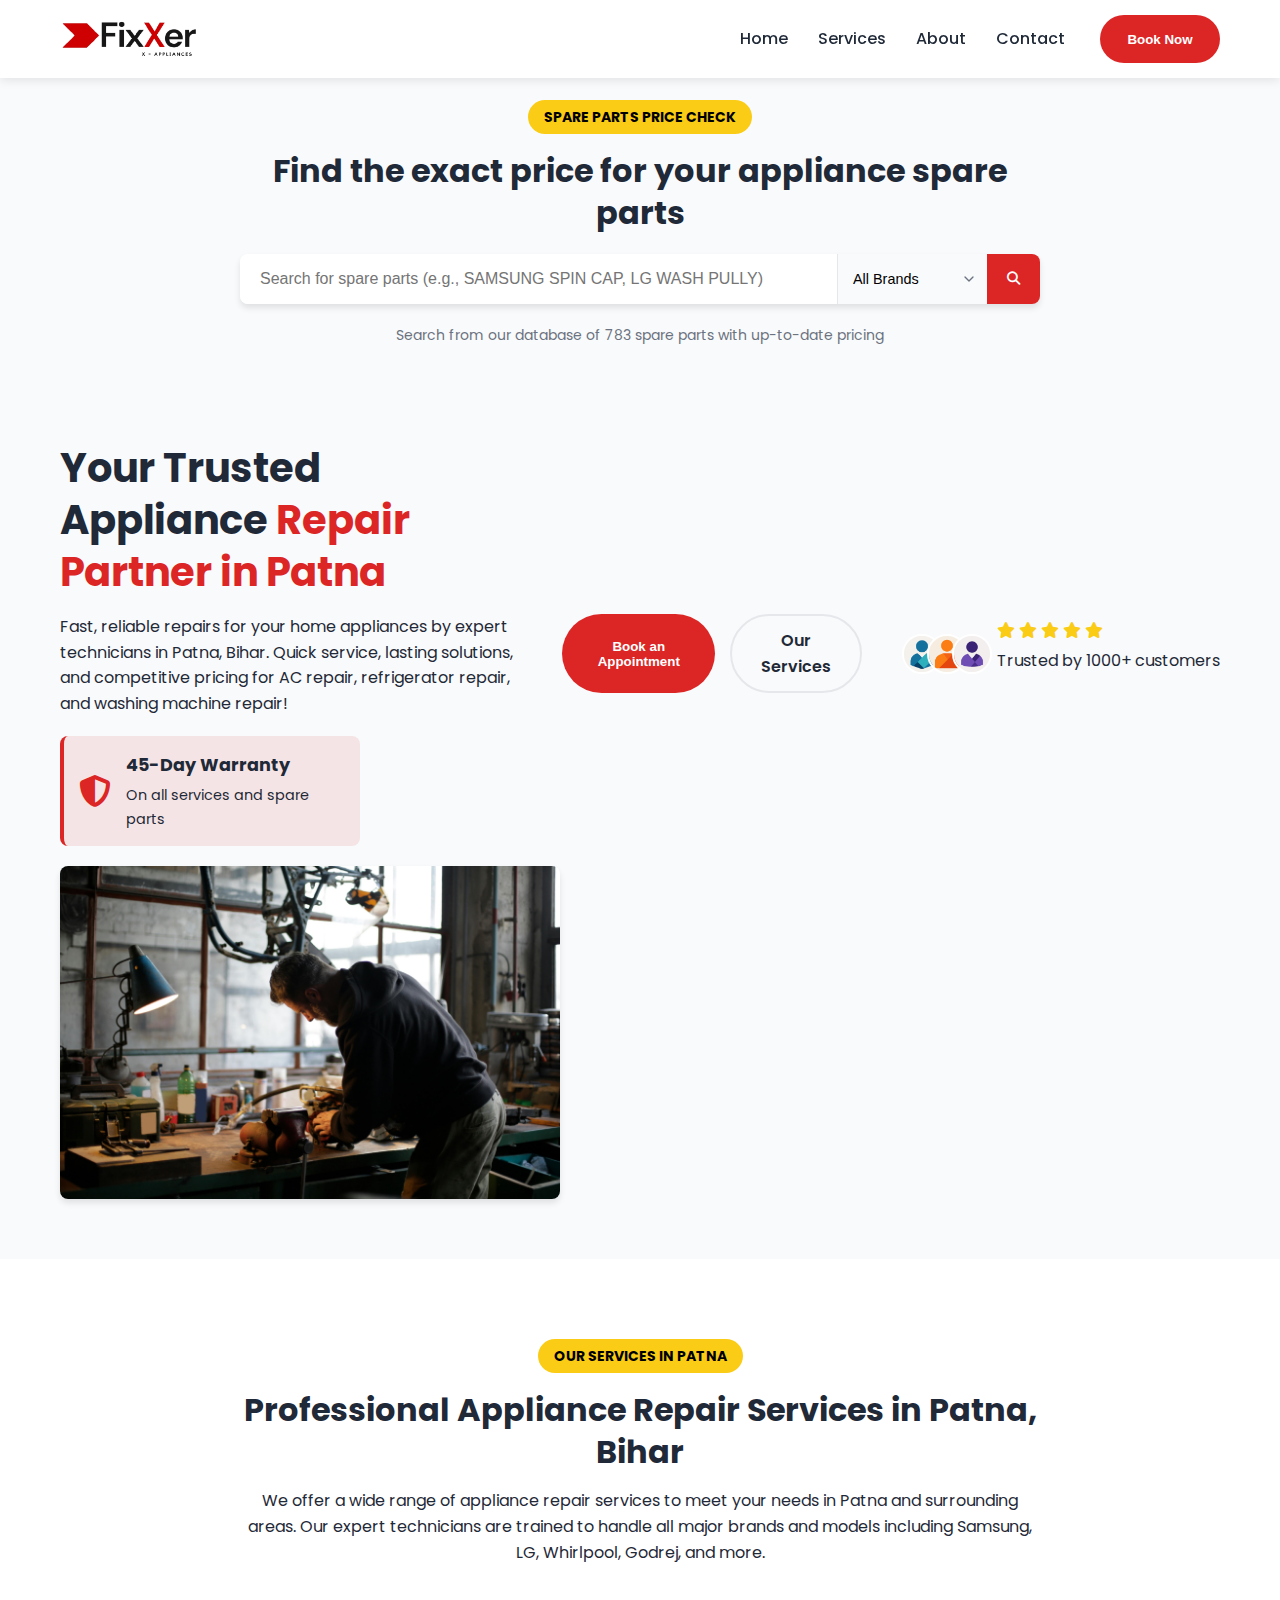
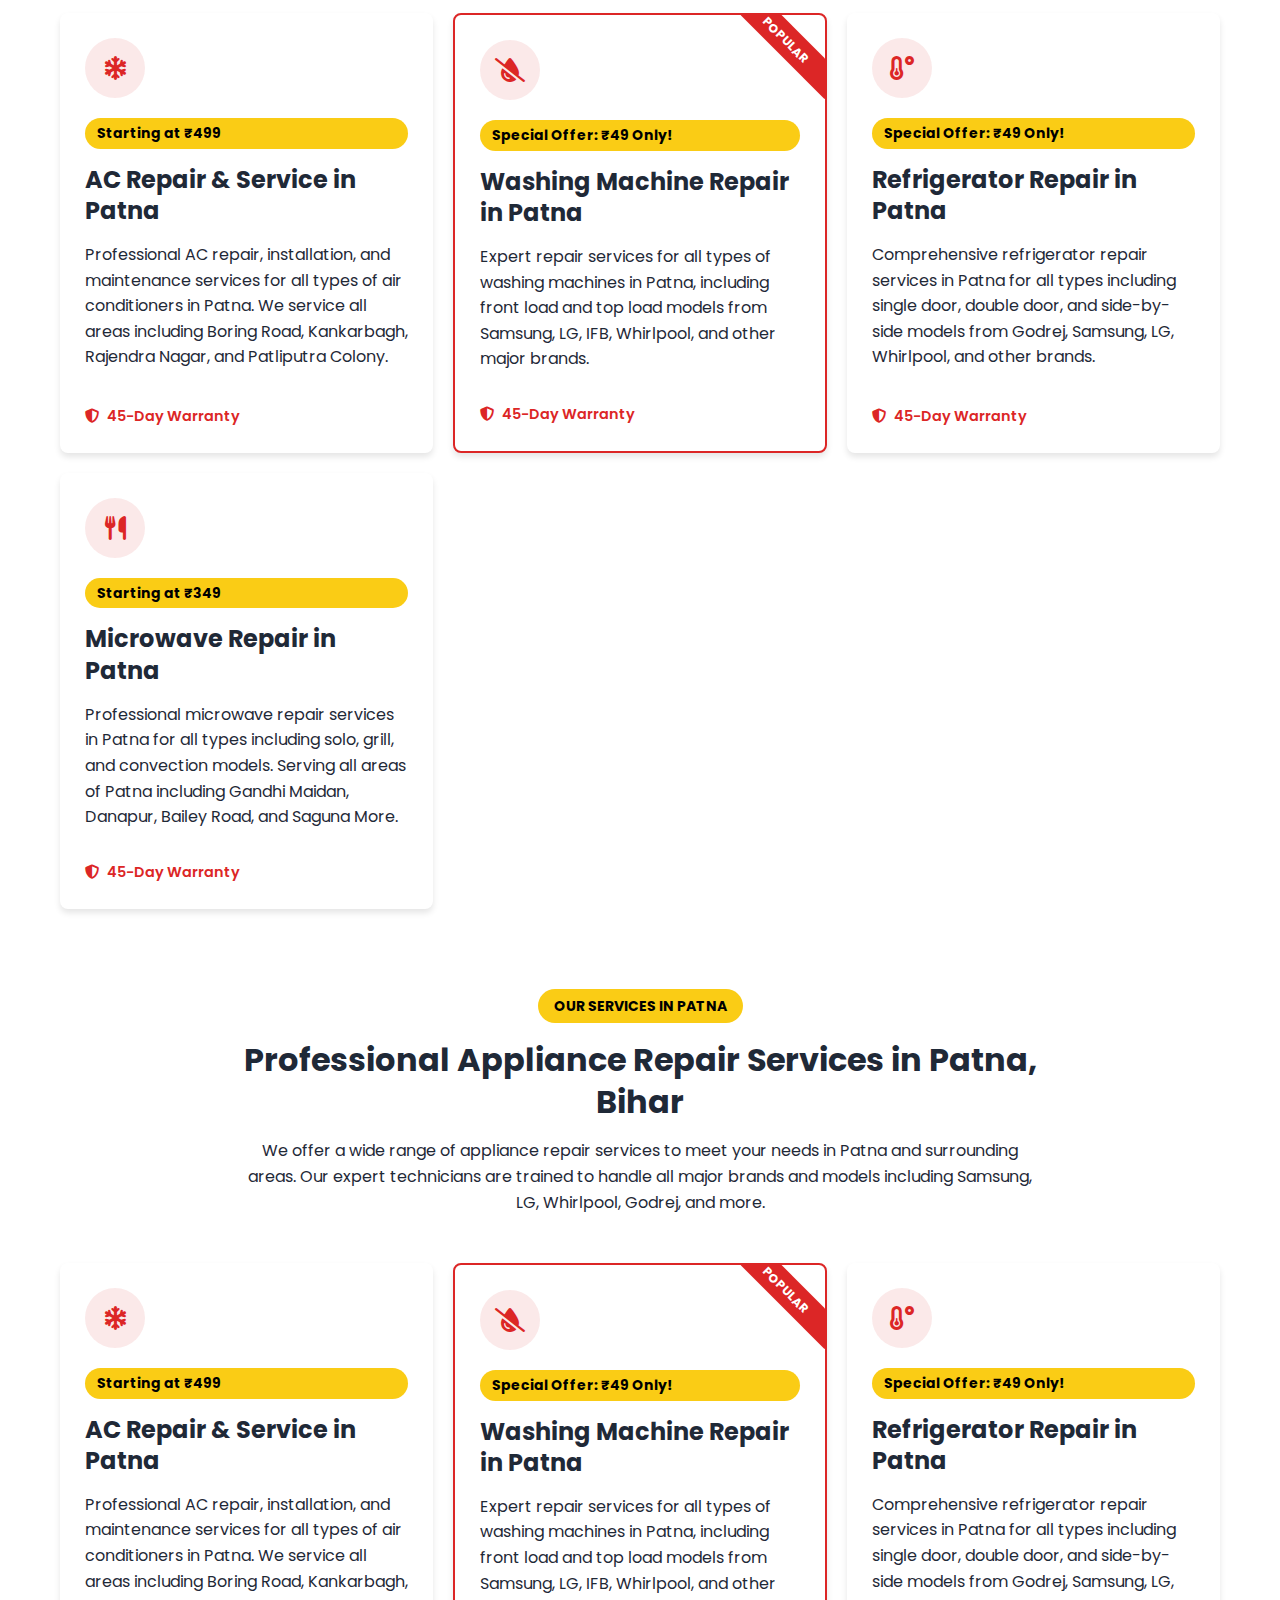
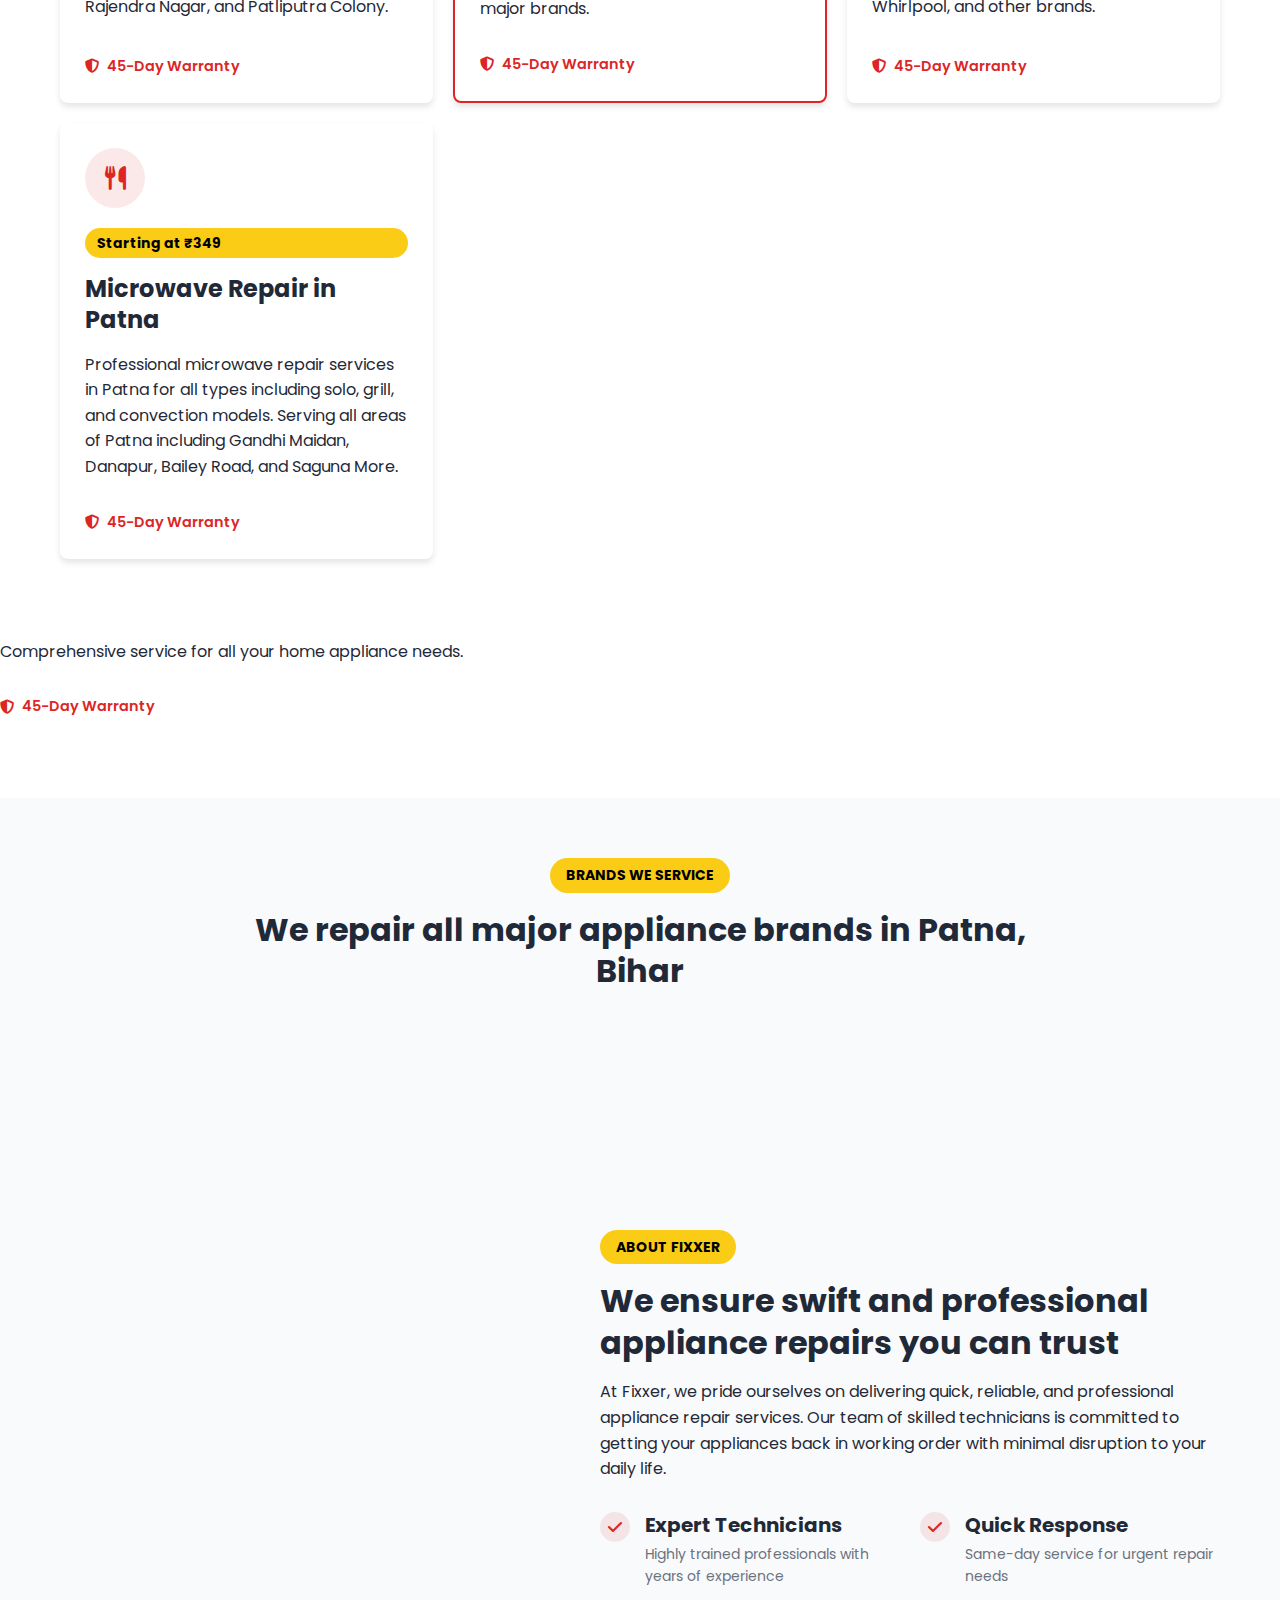
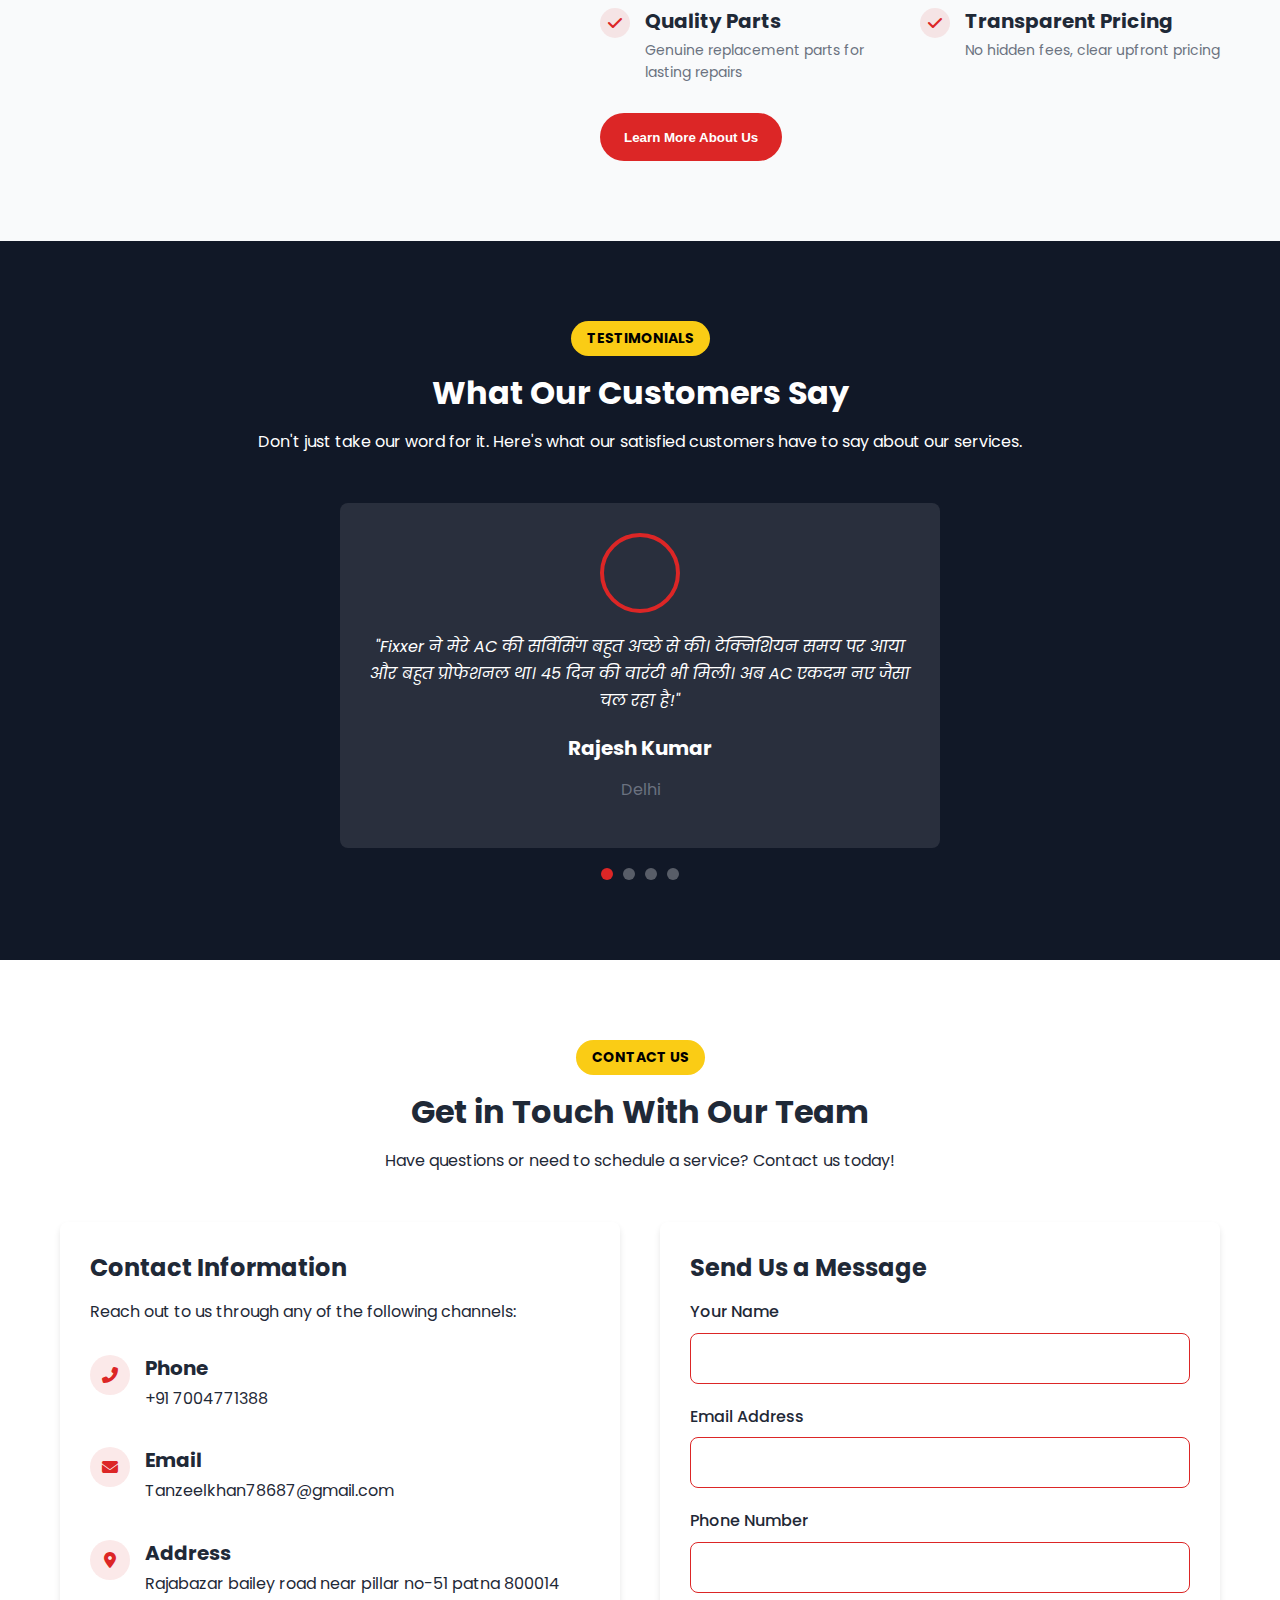
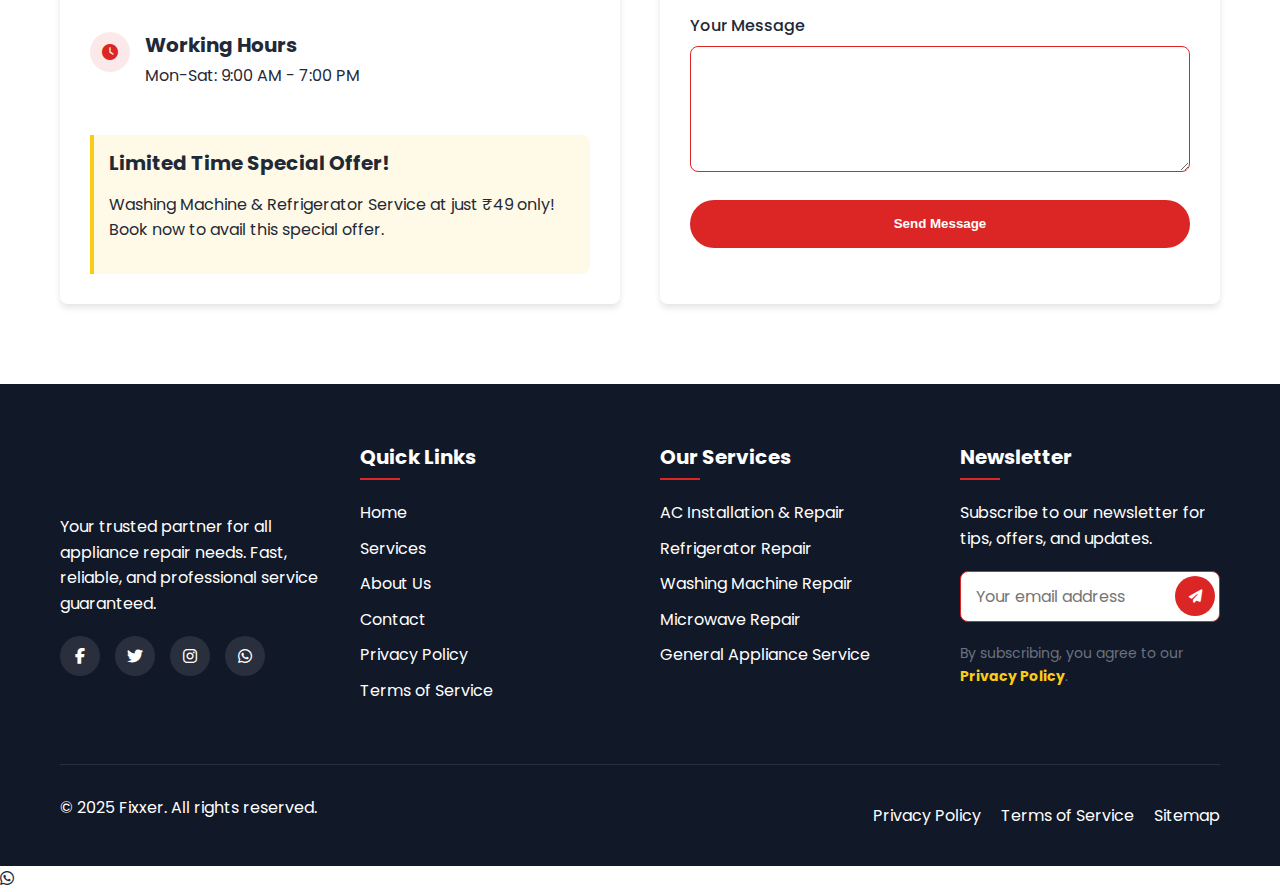
<file: index.html>
<!DOCTYPE html>
<html lang="en">
<head>
    <meta charset="UTF-8">
    <meta name="viewport" content="width=device-width, initial-scale=1.0">
    <title>Fixxer - Best Appliance Repair Service in Patna, Bihar | AC, Refrigerator, Washing Machine Repair</title>
    <meta name="description" content="Fixxer provides professional appliance repair services in Patna, Bihar. Expert technicians for AC repair, refrigerator repair, washing machine repair with 45-day warranty. Authorized service center for Samsung, LG, Whirlpool, Godrej and all major brands.">
    <meta name="keywords" content="appliance repair Patna, AC repair Patna, refrigerator repair Patna, washing machine repair Patna, Samsung service center Patna, LG service center Patna, Godrej service center Patna, Whirlpool service center Patna, appliance repair Bihar, home appliance repair, AC service Patna, AC installation Patna">
    <link rel="stylesheet" href="https://cdnjs.cloudflare.com/ajax/libs/font-awesome/6.4.0/css/all.min.css">
    <link href="https://fonts.googleapis.com/css2?family=Poppins:wght@300;400;500;600;700;800&display=swap" rel="stylesheet">
    <link rel="stylesheet" href="styles.css">
    <link rel="stylesheet" href="accessibility.css">
</head>
<body>
    <!-- Skip to content link for accessibility -->
    <a href="#main-content" class="skip-to-content">Skip to content</a>
    
    <!-- Header -->
    <header class="header">
        <div class="container">
            <div class="header-content">
                <div class="logo">
                    <img src="images/logo.png" alt="Fixxer Logo">
                </div>
                <nav class="desktop-nav">
                    <ul>
                        <li><a href="#home" class="nav-link">Home</a></li>
                        <li><a href="#services" class="nav-link">Services</a></li>
                        <li><a href="#about" class="nav-link">About</a></li>
                        <li><a href="#contact" class="nav-link">Contact</a></li>
                    </ul>
                    <button class="btn btn-primary" id="bookNowBtn">Book Now</button>
                </nav>
                <div class="mobile-menu-btn">
                    <i class="fas fa-bars"></i>
                </div>
            </div>
        </div>
    </header>

    <!-- Mobile Navigation -->
    <div class="mobile-nav">
        <ul>
            <li><a href="#home" class="nav-link">Home</a></li>
            <li><a href="#services" class="nav-link">Services</a></li>
            <li><a href="#about" class="nav-link">About</a></li>
            <li><a href="#contact" class="nav-link">Contact</a></li>
        </ul>
        <button class="btn btn-primary" id="mobileBookBtn">Book Now</button>
    </div>

    <!-- Search Bar Section -->
    <section class="search-section" id="search">
        <div class="container">
            <div class="search-content">
                <div class="section-tag">SPARE PARTS PRICE CHECK</div>
                <h2>Find the exact price for your appliance spare parts</h2>
                <div class="search-container">
                    <input type="text" id="searchInput" placeholder="Search for spare parts (e.g., SAMSUNG SPIN CAP, LG WASH PULLY)" aria-label="Search for spare parts">
                    <select id="brandFilter" aria-label="Filter by brand">
                        <option value="">All Brands</option>
                        <option value="SAMSUNG">Samsung</option>
                        <option value="LG">LG</option>
                        <option value="WHIRLPOOL">Whirlpool</option>
                        <option value="VIDEOCON">Videocon</option>
                        <option value="GODREJ">Godrej</option>
                        <option value="IFB">IFB</option>
                        <option value="HAIER">Haier</option>
                        <option value="PANASONIC">Panasonic</option>
                        <option value="ONIDA">Onida</option>
                        <option value="BOSCH">Bosch</option>
                    </select>
                    <button class="search-btn" aria-label="Search"><i class="fas fa-search"></i></button>
                </div>
                <div id="searchResults" class="search-results" aria-live="polite"></div>
                <p class="search-info">Search from our database of 783 spare parts with up-to-date pricing</p>
            </div>
        </div>
    </section>

    <!-- Main Content -->
    <main id="main-content">
        <!-- Hero Section -->
        <section class="hero-section" id="home">
            <div class="container">
                <div class="hero-content">
                        <div class="hero-text">
                    <h1>Your Trusted Appliance <span>Repair Partner in Patna</span></h1>
                    <p>Fast, reliable repairs for your home appliances by expert technicians in Patna, Bihar. Quick service, lasting solutions, and competitive pricing for AC repair, refrigerator repair, and washing machine repair!</p>
                    <div class="warranty-badge">
                        <i class="fas fa-shield-alt"></i>
                        <div class="warranty-text">
                            <strong>45-Day Warranty</strong>
                            <p>On all services and spare parts</p>
                        </div>
                    </div>
                        </div>
                        <div class="hero-buttons">
                            <button class="btn btn-primary">Book an Appointment</button>
                            <a href="#services" class="btn btn-outline">Our Services</a>
                        </div>
                        <div class="trust-indicators">
                            <div class="customer-avatars">
                                <img src="images/abstract-user1.png" alt="Customer">
                                <img src="images/abstract-user2.png" alt="Customer">
                                <img src="images/abstract-user3.png" alt="Customer">
                            </div>
                            <div class="rating">
                                <div class="stars">
                                    <i class="fas fa-star"></i>
                                    <i class="fas fa-star"></i>
                                    <i class="fas fa-star"></i>
                                    <i class="fas fa-star"></i>
                                    <i class="fas fa-star"></i>
                                </div>
                                <p>Trusted by 1000+ customers</p>
                            </div>
                        </div>
                    </div>
                    <div class="hero-image">
                        <img src="images/hero.jpg" alt="Appliance Repair">
                    </div>
                </div>
            </div>
        </section>        <section class="services-section" id="services">
            <div class="container">
                <div class="section-header">
                    <div class="section-tag">OUR SERVICES IN PATNA</div>
                    <h2>Professional Appliance Repair Services in Patna, Bihar</h2>
                    <p>We offer a wide range of appliance repair services to meet your needs in Patna and surrounding areas. Our expert technicians are trained to handle all major brands and models including Samsung, LG, Whirlpool, Godrej, and more.</p>
                </div>
                <div class="services-grid">
                    <div class="service-card">
                        <div class="service-icon">
                            <i class="fas fa-snowflake"></i>
                        </div>
                        <div class="price-tag">Starting at ₹499</div>
                        <h3>AC Repair & Service in Patna</h3>
                        <p>Professional AC repair, installation, and maintenance services for all types of air conditioners in Patna. We service all areas including Boring Road, Kankarbagh, Rajendra Nagar, and Patliputra Colony.</p>
                        <div class="warranty-info">
                            <i class="fas fa-shield-alt"></i> 45-Day Warranty
                        </div>
                    </div>
                    <div class="service-card highlight-service">
                        <div class="service-icon">
                            <i class="fas fa-tint-slash"></i>
                        </div>
                        <div class="price-tag">Special Offer: ₹49 Only!</div>
                        <h3>Washing Machine Repair in Patna</h3>
                        <p>Expert repair services for all types of washing machines in Patna, including front load and top load models from Samsung, LG, IFB, Whirlpool, and other major brands.</p>
                        <div class="warranty-info">
                            <i class="fas fa-shield-alt"></i> 45-Day Warranty
                        </div>
                    </div>
                    <div class="service-card">
                        <div class="service-icon">
                            <i class="fas fa-temperature-low"></i>
                        </div>
                        <div class="price-tag">Special Offer: ₹49 Only!</div>
                        <h3>Refrigerator Repair in Patna</h3>
                        <p>Comprehensive refrigerator repair services in Patna for all types including single door, double door, and side-by-side models from Godrej, Samsung, LG, Whirlpool, and other brands.</p>
                        <div class="warranty-info">
                            <i class="fas fa-shield-alt"></i> 45-Day Warranty
                        </div>
                    </div>
                    <div class="service-card">
                        <div class="service-icon">
                            <i class="fas fa-utensils"></i>
                        </div>
                        <div class="price-tag">Starting at ₹349</div>
                        <h3>Microwave Repair in Patna</h3>
                        <p>Professional microwave repair services in Patna for all types including solo, grill, and convection models. Serving all areas of Patna including Gandhi Maidan, Danapur, Bailey Road, and Saguna More.</p>
                        <div class="warranty-info">
                            <i class="fas fa-shield-alt"></i> 45-Day Warranty
                        </div>
                    </div>
                </div>
            </div>
        <section class="services-section" id="services">
            <div class="container">
                <div class="section-header">
                    <div class="section-tag">OUR SERVICES IN PATNA</div>
                    <h2>Professional Appliance Repair Services in Patna, Bihar</h2>
                    <p>We offer a wide range of appliance repair services to meet your needs in Patna and surrounding areas. Our expert technicians are trained to handle all major brands and models including Samsung, LG, Whirlpool, Godrej, and more.</p>
                </div>
                <div class="services-grid">
                    <div class="service-card">
                        <div class="service-icon">
                            <i class="fas fa-snowflake"></i>
                        </div>
                        <div class="price-tag">Starting at ₹499</div>
                        <h3>AC Repair & Service in Patna</h3>
                        <p>Professional AC repair, installation, and maintenance services for all types of air conditioners in Patna. We service all areas including Boring Road, Kankarbagh, Rajendra Nagar, and Patliputra Colony.</p>
                        <div class="warranty-info">
                            <i class="fas fa-shield-alt"></i> 45-Day Warranty
                        </div>
                    </div>
                    <div class="service-card highlight-service">
                        <div class="service-icon">
                            <i class="fas fa-tint-slash"></i>
                        </div>
                        <div class="price-tag">Special Offer: ₹49 Only!</div>
                        <h3>Washing Machine Repair in Patna</h3>
                        <p>Expert repair services for all types of washing machines in Patna, including front load and top load models from Samsung, LG, IFB, Whirlpool, and other major brands.</p>
                        <div class="warranty-info">
                            <i class="fas fa-shield-alt"></i> 45-Day Warranty
                        </div>
                    </div>
                    <div class="service-card">
                        <div class="service-icon">
                            <i class="fas fa-temperature-low"></i>
                        </div>
                        <div class="price-tag">Special Offer: ₹49 Only!</div>
                        <h3>Refrigerator Repair in Patna</h3>
                        <p>Comprehensive refrigerator repair services in Patna for all types including single door, double door, and side-by-side models from Godrej, Samsung, LG, Whirlpool, and other brands.</p>
                        <div class="warranty-info">
                            <i class="fas fa-shield-alt"></i> 45-Day Warranty
                        </div>
                    </div>
                    <div class="service-card">
                        <div class="service-icon">
                            <i class="fas fa-utensils"></i>
                        </div>
                        <div class="price-tag">Starting at ₹349</div>
                        <h3>Microwave Repair in Patna</h3>
                        <p>Professional microwave repair services in Patna for all types including solo, grill, and convection models. Serving all areas of Patna including Gandhi Maidan, Danapur, Bailey Road, and Saguna More.</p>
                        <div class="warranty-info">
                            <i class="fas fa-shield-alt"></i> 45-Day Warranty
                        </div>
                    </div>
                </div>
            </div>
        </section>
                        <p>Comprehensive service for all your home appliance needs.</p>
                        <div class="warranty-info">
                            <i class="fas fa-shield-alt"></i> 45-Day Warranty
                        </div>
                    </div>
                </div>
            </div>
        </section>

        <!-- Brands Section -->
        <section class="brands-section">
            <div class="container">
                <div class="section-header">
                    <div class="section-tag">BRANDS WE SERVICE</div>
                    <h2>We repair all major appliance brands in Patna, Bihar</h2>
                </div>
                <div class="brands-carousel-container">
                    <div class="brands-carousel">
                        <div class="brands-slide">
                            <img src="images/samsung.png" alt="Samsung Service Center in Patna" class="brand-logo">
                            <img src="images/lg.png" alt="LG Service Center in Patna" class="brand-logo">
                            <img src="images/whirlpool.png" alt="Whirlpool Service Center in Patna" class="brand-logo">
                            <img src="images/godrej.png" alt="Godrej Service Center in Patna" class="brand-logo">
                            <img src="images/ifb.png" alt="IFB Service Center in Patna" class="brand-logo">
                            <img src="images/haier.png" alt="Haier Service Center in Patna" class="brand-logo">
                        </div>
                        <div class="brands-slide">
                            <img src="images/panasonic.png" alt="Panasonic Service Center in Patna" class="brand-logo">
                            <img src="images/hitachi.png" alt="Hitachi Service Center in Patna" class="brand-logo">
                            <img src="images/daikin.png" alt="Daikin Service Center in Patna" class="brand-logo">
                            <img src="images/voltas.png" alt="Voltas Service Center in Patna" class="brand-logo">
                            <img src="images/carrier.png" alt="Carrier Service Center in Patna" class="brand-logo">
                            <img src="images/general.png" alt="General Service Center in Patna" class="brand-logo">
                        </div>
                    </div>
                </div>
            </div>
        </section>

        <!-- About Section -->
        <section class="about-section" id="about">
            <div class="container">
                <div class="about-content">
                    <div class="about-image">
                        <img src="images/about2.png" alt="Technician repairing appliance">
                    </div>
                    <div class="about-text">
                        <div class="section-tag">ABOUT FIXXER</div>
                        <h2>We ensure swift and professional appliance repairs you can trust</h2>
                        <p>At Fixxer, we pride ourselves on delivering quick, reliable, and professional appliance repair services. Our team of skilled technicians is committed to getting your appliances back in working order with minimal disruption to your daily life.</p>
                        <div class="features-grid">
                            <div class="feature">
                                <div class="feature-icon">
                                    <i class="fas fa-check"></i>
                                </div>
                                <div class="feature-text">
                                    <h4>Expert Technicians</h4>
                                    <p>Highly trained professionals with years of experience</p>
                                </div>
                            </div>
                            <div class="feature">
                                <div class="feature-icon">
                                    <i class="fas fa-check"></i>
                                </div>
                                <div class="feature-text">
                                    <h4>Quick Response</h4>
                                    <p>Same-day service for urgent repair needs</p>
                                </div>
                            </div>
                            <div class="feature">
                                <div class="feature-icon">
                                    <i class="fas fa-check"></i>
                                </div>
                                <div class="feature-text">
                                    <h4>Quality Parts</h4>
                                    <p>Genuine replacement parts for lasting repairs</p>
                                </div>
                            </div>
                            <div class="feature">
                                <div class="feature-icon">
                                    <i class="fas fa-check"></i>
                                </div>
                                <div class="feature-text">
                                    <h4>Transparent Pricing</h4>
                                    <p>No hidden fees, clear upfront pricing</p>
                                </div>
                            </div>
                        </div>
                        <button class="btn btn-primary">Learn More About Us</button>
                    </div>
                </div>
            </div>
        </section>

        <!-- Testimonials Section -->
        <section class="testimonials-section">
            <div class="container">
                <div class="section-header">
                    <div class="section-tag">TESTIMONIALS</div>
                    <h2>What Our Customers Say</h2>
                    <p>Don't just take our word for it. Here's what our satisfied customers have to say about our services.</p>
                </div>
                <div class="testimonials-slider">
                    <div class="testimonial active">
                        <div class="testimonial-content">
                            <div class="customer-image">
                                <img src="images/abstract-user1.png" alt="Rajesh Kumar">
                            </div>
                            <p class="testimonial-text">"Fixxer ने मेरे AC की सर्विसिंग बहुत अच्छे से की। टेक्निशियन समय पर आया और बहुत प्रोफेशनल था। 45 दिन की वारंटी भी मिली। अब AC एकदम नए जैसा चल रहा है!"</p>
                            <h4>Rajesh Kumar</h4>
                            <p class="customer-title">Delhi</p>
                        </div>
                    </div>
                    <div class="testimonial">
                        <div class="testimonial-content">
                            <div class="customer-image">
                                <img src="images/abstract-user2.png" alt="Priya Sharma">
                            </div>
                            <p class="testimonial-text">"मेरा फ्रिज अचानक काम करना बंद कर दिया था। Fixxer के टेक्निशियन ने उसी दिन आकर इसे ठीक किया और स्पेयर पार्ट्स पर 45 दिन की वारंटी दी। सर्विस और कीमत दोनों बहुत अच्छे हैं।"</p>
                            <h4>Priya Sharma</h4>
                            <p class="customer-title">Mumbai</p>
                        </div>
                    </div>
                    <div class="testimonial">
                        <div class="testimonial-content">
                            <div class="customer-image">
                                <img src="images/abstract-user3.png" alt="Venkatesh Iyer">
                            </div>
                            <p class="testimonial-text">"Fixxer's service was excellent. They repaired my washing machine and provided a 45-day warranty on both service and spare parts. The technician was very knowledgeable and professional."</p>
                            <h4>Venkatesh Iyer</h4>
                            <p class="customer-title">Bangalore</p>
                        </div>
                    </div>
                    <div class="testimonial">
                        <div class="testimonial-content">
                            <div class="customer-image">
                                <img src="images/abstract-user4.png" alt="Ananya Patel">
                            </div>
                            <p class="testimonial-text">"मेरे वॉशिंग मशीन में पानी लीक हो रहा था। Fixxer के टेक्निशियन ने सही पार्ट्स बदलकर समस्या हल कर दी। 45 दिन की वारंटी मिली और अब मशीन बिल्कुल नई जैसी काम कर रही है।"</p>
                            <h4>Ananya Patel</h4>
                            <p class="customer-title">Ahmedabad</p>
                        </div>
                    </div>
                </div>
                <div class="testimonial-dots">
                    <div class="dot active" data-index="0"></div>
                    <div class="dot" data-index="1"></div>
                    <div class="dot" data-index="2"></div>
                    <div class="dot" data-index="3"></div>
                </div>
            </div>
        </section>

        <!-- Contact Section -->
        <section class="contact-section" id="contact">
            <div class="container">
                <div class="section-header">
                    <div class="section-tag">CONTACT US</div>
                    <h2>Get in Touch With Our Team</h2>
                    <p>Have questions or need to schedule a service? Contact us today!</p>
                </div>
                <div class="contact-content">
                    <div class="contact-info">
                        <h3>Contact Information</h3>
                        <p>Reach out to us through any of the following channels:</p>
                        <div class="contact-details">
                            <div class="contact-item">
                                <div class="contact-icon">
                                    <i class="fas fa-phone-alt"></i>
                                </div>
                                <div class="contact-text">
                                    <h4>Phone</h4>
                                    <p>+91 7004771388</p>
                                </div>
                            </div>
                            <div class="contact-item">
                                <div class="contact-icon">
                                    <i class="fas fa-envelope"></i>
                                </div>
                                <div class="contact-text">
                                    <h4>Email</h4>
                                    <p>Tanzeelkhan78687@gmail.com</p>
                                </div>
                            </div>
                            <div class="contact-item">
                                <div class="contact-icon">
                                    <i class="fas fa-map-marker-alt"></i>
                                </div>
                                <div class="contact-text">
                                    <h4>Address</h4>
                                    <p>Rajabazar bailey road near pillar no-51 patna 800014</p>
                                </div>
                            </div>
                            <div class="contact-item">
                                <div class="contact-icon">
                                    <i class="fas fa-clock"></i>
                                </div>
                                <div class="contact-text">
                                    <h4>Working Hours</h4>
                                    <p>Mon-Sat: 9:00 AM - 7:00 PM</p>
                                </div>
                            </div>
                        </div>
                        <div class="offer-box">
                            <h4>Limited Time Special Offer!</h4>
                            <p>Washing Machine & Refrigerator Service at just ₹49 only! Book now to avail this special offer.</p>
                        </div>
                    </div>
                    <div class="contact-form">
                        <h3>Send Us a Message</h3>
                        <form id="contactForm">
                            <div class="form-group">
                                <label for="name">Your Name</label>
                                <input type="text" id="name" name="name" required>
                            </div>
                            <div class="form-group">
                                <label for="email">Email Address</label>
                                <input type="email" id="email" name="email" required>
                            </div>
                            <div class="form-group">
                                <label for="phone">Phone Number</label>
                                <input type="tel" id="phone" name="phone" required>
                            </div>
                            <div class="form-group">
                                <label for="message">Your Message</label>
                                <textarea id="message" name="message" rows="4" required></textarea>
                            </div>
                            <button type="submit" class="btn btn-primary btn-full">Send Message</button>
                        </form>
                        <div id="formSuccess" class="form-success">
                            <i class="fas fa-check-circle"></i> Your message has been sent successfully!
                        </div>
                    </div>
                </div>
            </div>
        </section>
    </main>

    <!-- Footer -->
    <footer class="footer">
        <div class="container">
            <div class="footer-content">
                <div class="footer-column">
                    <img src="images/logo2.png" alt="Fixxer Logo" class="footer-logo">
                    <p>Your trusted partner for all appliance repair needs. Fast, reliable, and professional service guaranteed.</p>
                    <div class="social-icons">
                        <a href="#" aria-label="Facebook"><i class="fab fa-facebook-f"></i></a>
                        <a href="#" aria-label="Twitter"><i class="fab fa-twitter"></i></a>
                        <a href="#" aria-label="Instagram"><i class="fab fa-instagram"></i></a>
                        <a href="#" aria-label="WhatsApp"><i class="fab fa-whatsapp"></i></a>
                    </div>
                </div>
                <div class="footer-column">
                    <h4>Quick Links</h4>
                    <ul class="footer-links">
                        <li><a href="#home">Home</a></li>
                        <li><a href="#services">Services</a></li>
                        <li><a href="#about">About Us</a></li>
                        <li><a href="#contact">Contact</a></li>
                        <li><a href="#">Privacy Policy</a></li>
                        <li><a href="#">Terms of Service</a></li>
                    </ul>
                </div>
                <div class="footer-column">
                    <h4>Our Services</h4>
                    <ul class="footer-links">
                        <li><a href="#">AC Installation & Repair</a></li>
                        <li><a href="#">Refrigerator Repair</a></li>
                        <li><a href="#">Washing Machine Repair</a></li>
                        <li><a href="#">Microwave Repair</a></li>
                        <li><a href="#">General Appliance Service</a></li>
                    </ul>
                </div>
                <div class="footer-column">
                    <h4>Newsletter</h4>
                    <p>Subscribe to our newsletter for tips, offers, and updates.</p>
                    <form class="newsletter-form">
                        <div class="form-group">
                            <input type="email" placeholder="Your email address" required>
                            <button type="submit" aria-label="Subscribe"><i class="fas fa-paper-plane"></i></button>
                        </div>
                    </form>
                    <p class="text-small">By subscribing, you agree to our <a href="#" class="highlight">Privacy Policy</a>.</p>
                </div>
            </div>
            <div class="footer-bottom">
                <p>&copy; 2025 Fixxer. All rights reserved.</p>
                <div class="footer-bottom-links">
                    <a href="#">Privacy Policy</a>
                    <a href="#">Terms of Service</a>
                    <a href="#">Sitemap</a>
                </div>
            </div>
        </div>
    </footer>

    <!-- WhatsApp Button -->
    <a href="https://wa.me/917004771388" class="whatsapp-btn" aria-label="Contact us on WhatsApp" target="_blank">
        <i class="fab fa-whatsapp"></i>
    </a>

    <!-- Booking Modal -->
    <div class="modal" id="bookingModal">
        <div class="modal-content">
            <div class="close-modal">
                <i class="fas fa-times"></i>
            </div>
            <div class="modal-header">
                <h3>Book an Appointment</h3>
                <p>Fill out the form below to schedule a service appointment.</p>
            </div>
            <form id="bookingForm">
                <div class="form-group">
                    <label for="applianceType">Appliance Type</label>
                    <select id="applianceType" name="applianceType" required>
                        <option value="">Select Appliance Type</option>
                        <option value="ac_installation">AC Installation (₹999)</option>
                        <option value="ac_service">AC Service (₹499)</option>
                        <option value="ac_repair">AC Repair (₹349)</option>
                        <option value="refrigerator">Double door Refrigerator (₹49)</option>
                        <option value="washing_machine">Fully Automatic Washing Machine (₹49)</option>
                        <option value="microwave">Microwave and more (₹49)</option>
                    </select>
                </div>
                <div class="form-group">
                    <label for="issueDescription">Issue Description</label>
                    <textarea id="issueDescription" name="issueDescription" rows="3" placeholder="Please describe the issue you're experiencing" required></textarea>
                </div>
                <div class="form-group">
                    <label for="appointmentDate">Preferred Date</label>
                    <input type="date" id="appointmentDate" name="appointmentDate" required>
                </div>
                <div class="form-group">
                    <label for="preferredTime">Preferred Time</label>
                    <select id="preferredTime" name="preferredTime" required>
                        <option value="">Select Time Slot</option>
                        <option value="morning">Morning (9:00 AM - 12:00 PM)</option>
                        <option value="afternoon">Afternoon (12:00 PM - 3:00 PM)</option>
                        <option value="evening">Evening (3:00 PM - 7:00 PM)</option>
                    </select>
                </div>
                <div class="form-group">
                    <label for="bookingName">Your Name</label>
                    <input type="text" id="bookingName" name="bookingName" required>
                </div>
                <div class="form-group">
                    <label for="bookingPhone">Phone Number</label>
                    <input type="tel" id="bookingPhone" name="bookingPhone" required>
                </div>
                <div class="form-group">
                    <label for="bookingEmail">Email Address</label>
                    <input type="email" id="bookingEmail" name="bookingEmail" required>
                </div>
                <button type="submit" class="btn btn-primary btn-full">Book Appointment</button>
            </form>
            <div id="bookingSuccess" class="form-success">
                <i class="fas fa-check-circle"></i> Your appointment has been booked successfully! We'll contact you shortly to confirm.
            </div>
        </div>
    </div>

    <!-- Scripts -->
    <script src="script.js"></script>
    <script src="whatsapp-integration.js"></script>
</body>
</html>
</file>
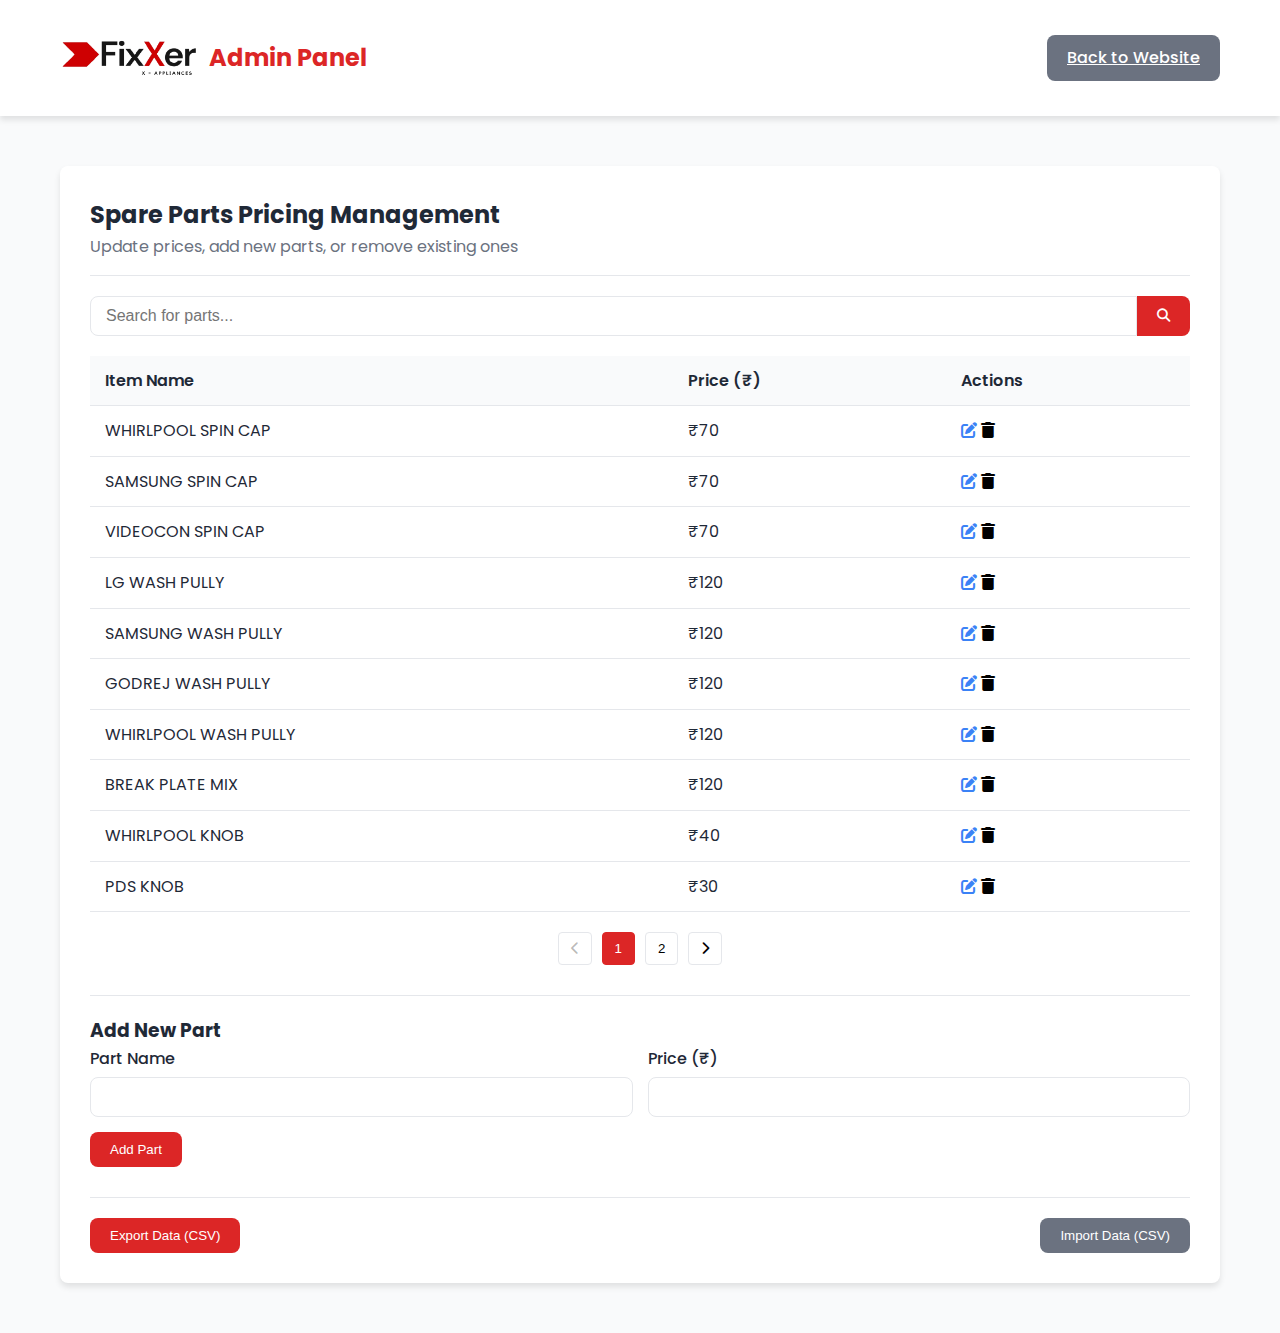
<file: admin.html>
<!DOCTYPE html>
<html lang="en">
<head>
    <meta charset="UTF-8">
    <meta name="viewport" content="width=device-width, initial-scale=1.0">
    <title>Fixxer Admin - Spare Parts Pricing</title>
    <link rel="stylesheet" href="https://cdnjs.cloudflare.com/ajax/libs/font-awesome/6.4.0/css/all.min.css">
    <link href="https://fonts.googleapis.com/css2?family=Poppins:wght@300;400;500;600;700;800&display=swap" rel="stylesheet">
    <style>
        :root {
            --primary-color: #dc2626;
            --secondary-color: #facc15;
            --text-color: #1f2937;
            --light-text: #6b7280;
            --background-color: #ffffff;
            --light-background: #f9fafb;
            --dark-background: #111827;
            --border-radius: 8px;
            --box-shadow: 0 4px 6px rgba(0, 0, 0, 0.1);
            --transition: all 0.3s ease;
        }

        * {
            margin: 0;
            padding: 0;
            box-sizing: border-box;
        }

        body {
            font-family: 'Poppins', sans-serif;
            color: var(--text-color);
            line-height: 1.6;
            background-color: var(--light-background);
        }

        .container {
            width: 100%;
            max-width: 1200px;
            margin: 0 auto;
            padding: 20px;
        }

        header {
            background-color: white;
            box-shadow: var(--box-shadow);
            padding: 15px 0;
            margin-bottom: 30px;
        }

        .header-content {
            display: flex;
            justify-content: space-between;
            align-items: center;
        }

        .logo {
            display: flex;
            align-items: center;
        }

        .logo img {
            height: 40px;
            margin-right: 10px;
        }

        .logo h1 {
            font-size: 1.5rem;
            color: var(--primary-color);
        }

        .admin-panel {
            background-color: white;
            border-radius: var(--border-radius);
            box-shadow: var(--box-shadow);
            padding: 30px;
            margin-bottom: 30px;
        }

        .panel-header {
            margin-bottom: 20px;
            border-bottom: 1px solid #e5e7eb;
            padding-bottom: 15px;
        }

        .panel-header h2 {
            font-size: 1.5rem;
        }

        .panel-header p {
            color: var(--light-text);
        }

        .search-bar {
            display: flex;
            margin-bottom: 20px;
        }

        .search-bar input {
            flex: 1;
            padding: 10px 15px;
            border: 1px solid #e5e7eb;
            border-radius: var(--border-radius) 0 0 var(--border-radius);
            font-size: 1rem;
        }

        .search-bar button {
            background-color: var(--primary-color);
            color: white;
            border: none;
            padding: 0 20px;
            border-radius: 0 var(--border-radius) var(--border-radius) 0;
            cursor: pointer;
        }

        .parts-table {
            width: 100%;
            border-collapse: collapse;
        }

        .parts-table th,
        .parts-table td {
            padding: 12px 15px;
            text-align: left;
            border-bottom: 1px solid #e5e7eb;
        }

        .parts-table th {
            background-color: var(--light-background);
            font-weight: 600;
        }

        .parts-table tr:hover {
            background-color: var(--light-background);
        }

        .price-input {
            width: 100px;
            padding: 8px;
            border: 1px solid #e5e7eb;
            border-radius: 4px;
        }

        .action-btn {
            background-color: transparent;
            border: none;
            cursor: pointer;
            font-size: 1rem;
            transition: var(--transition);
        }

        .edit-btn {
            color: #3b82f6;
        }

        .save-btn {
            color: #10b981;
        }

        .cancel-btn {
            color: #ef4444;
        }

        .action-btn:hover {
            opacity: 0.8;
        }

        .add-part-form {
            margin-top: 30px;
            padding-top: 20px;
            border-top: 1px solid #e5e7eb;
        }

        .form-group {
            margin-bottom: 15px;
        }

        .form-group label {
            display: block;
            margin-bottom: 5px;
            font-weight: 500;
        }

        .form-group input {
            width: 100%;
            padding: 10px 15px;
            border: 1px solid #e5e7eb;
            border-radius: var(--border-radius);
            font-size: 1rem;
        }

        .form-row {
            display: flex;
            gap: 15px;
        }

        .form-row .form-group {
            flex: 1;
        }

        .btn {
            display: inline-block;
            padding: 10px 20px;
            background-color: var(--primary-color);
            color: white;
            border: none;
            border-radius: var(--border-radius);
            cursor: pointer;
            font-weight: 500;
            transition: var(--transition);
        }

        .btn:hover {
            background-color: #b91c1c;
        }

        .btn-secondary {
            background-color: #6b7280;
        }

        .btn-secondary:hover {
            background-color: #4b5563;
        }

        .export-import {
            display: flex;
            justify-content: space-between;
            margin-top: 30px;
            padding-top: 20px;
            border-top: 1px solid #e5e7eb;
        }

        .notification {
            position: fixed;
            top: 20px;
            right: 20px;
            padding: 15px 20px;
            background-color: #10b981;
            color: white;
            border-radius: var(--border-radius);
            box-shadow: var(--box-shadow);
            transform: translateX(120%);
            transition: transform 0.3s ease;
            z-index: 1000;
        }

        .notification.show {
            transform: translateX(0);
        }

        .notification.error {
            background-color: #ef4444;
        }

        .pagination {
            display: flex;
            justify-content: center;
            margin-top: 20px;
        }

        .pagination button {
            padding: 8px 12px;
            margin: 0 5px;
            background-color: white;
            border: 1px solid #e5e7eb;
            border-radius: 4px;
            cursor: pointer;
        }

        .pagination button.active {
            background-color: var(--primary-color);
            color: white;
            border-color: var(--primary-color);
        }

        @media (max-width: 768px) {
            .form-row {
                flex-direction: column;
                gap: 0;
            }
            
            .parts-table {
                font-size: 0.9rem;
            }
            
            .price-input {
                width: 80px;
            }
            
            .export-import {
                flex-direction: column;
                gap: 15px;
            }
        }
    </style>
</head>
<body>
    <header>
        <div class="container">
            <div class="header-content">
                <div class="logo">
                    <img src="images/logo.png" alt="Fixxer Logo">
                    <h1>Admin Panel</h1>
                </div>
                <a href="index.html" class="btn btn-secondary">Back to Website</a>
            </div>
        </div>
    </header>

    <div class="container">
        <div class="admin-panel">
            <div class="panel-header">
                <h2>Spare Parts Pricing Management</h2>
                <p>Update prices, add new parts, or remove existing ones</p>
            </div>

            <div class="search-bar">
                <input type="text" id="searchParts" placeholder="Search for parts...">
                <button><i class="fas fa-search"></i></button>
            </div>

            <table class="parts-table">
                <thead>
                    <tr>
                        <th>Item Name</th>
                        <th>Price (₹)</th>
                        <th>Actions</th>
                    </tr>
                </thead>
                <tbody id="partsTableBody">
                    <!-- Table rows will be populated by JavaScript -->
                </tbody>
            </table>

            <div class="pagination" id="pagination">
                <!-- Pagination buttons will be added by JavaScript -->
            </div>

            <div class="add-part-form">
                <h3>Add New Part</h3>
                <form id="addPartForm">
                    <div class="form-row">
                        <div class="form-group">
                            <label for="newPartName">Part Name</label>
                            <input type="text" id="newPartName" required>
                        </div>
                        <div class="form-group">
                            <label for="newPartPrice">Price (₹)</label>
                            <input type="number" id="newPartPrice" min="0" step="0.01" required>
                        </div>
                    </div>
                    <button type="submit" class="btn">Add Part</button>
                </form>
            </div>

            <div class="export-import">
                <div>
                    <button id="exportBtn" class="btn">Export Data (CSV)</button>
                </div>
                <div>
                    <input type="file" id="importFile" accept=".csv" style="display: none;">
                    <button id="importBtn" class="btn btn-secondary">Import Data (CSV)</button>
                </div>
            </div>
        </div>
    </div>

    <div class="notification" id="notification">
        Changes saved successfully!
    </div>

    <script>
        document.addEventListener('DOMContentLoaded', function() {
            // Initialize spare parts data from localStorage or use default data
            let sparePartsData = JSON.parse(localStorage.getItem('sparePartsData')) || [
                {
                    "Item Name": "WHIRLPOOL SPIN CAP",
                    "Selling Price (Customer)": 70.0
                },
                {
                    "Item Name": "SAMSUNG SPIN CAP",
                    "Selling Price (Customer)": 70.0
                },
                {
                    "Item Name": "VIDEOCON SPIN CAP",
                    "Selling Price (Customer)": 70.0
                },
                {
                    "Item Name": "LG WASH PULLY",
                    "Selling Price (Customer)": 120.0
                },
                {
                    "Item Name": "SAMSUNG WASH PULLY",
                    "Selling Price (Customer)": 120.0
                },
                {
                    "Item Name": "GODREJ WASH PULLY",
                    "Selling Price (Customer)": 120.0
                },
                {
                    "Item Name": "WHIRLPOOL WASH PULLY",
                    "Selling Price (Customer)": 120.0
                },
                {
                    "Item Name": "BREAK PLATE MIX",
                    "Selling Price (Customer)": 120.0
                },
                {
                    "Item Name": "WHIRLPOOL KNOB",
                    "Selling Price (Customer)": 40.0
                },
                {
                    "Item Name": "PDS KNOB",
                    "Selling Price (Customer)": 30.0
                },
                {
                    "Item Name": "GEAR BOX ASSEMBLY",
                    "Selling Price (Customer)": 1200.0
                },
                {
                    "Item Name": "GEAR BOX ASSEMBLY VIDEOCON",
                    "Selling Price (Customer)": 1200.0
                },
                {
                    "Item Name": "GEAR BOX ASSEMBLY GODREJ",
                    "Selling Price (Customer)": 1200.0
                },
                {
                    "Item Name": "GEAR BOX ASSEMBLY SAMSUNG",
                    "Selling Price (Customer)": 1200.0
                },
                {
                    "Item Name": "GEAR BOX ASSEMBLY WHIRLPOOL",
                    "Selling Price (Customer)": 1200.0
                },
                {
                    "Item Name": "GEAR BOX ASSEMBLY LG",
                    "Selling Price (Customer)": 1200.0
                },
                {
                    "Item Name": "GEAR BOX ASSEMBLY IFB",
                    "Selling Price (Customer)": 1200.0
                },
                {
                    "Item Name": "GEAR BOX ASSEMBLY ONIDA",
                    "Selling Price (Customer)": 1200.0
                },
                {
                    "Item Name": "GEAR BOX ASSEMBLY PANASONIC",
                    "Selling Price (Customer)": 1200.0
                },
                {
                    "Item Name": "GEAR BOX ASSEMBLY HAIER",
                    "Selling Price (Customer)": 1200.0
                }
            ];

            // Pagination variables
            const itemsPerPage = 10;
            let currentPage = 1;
            let filteredData = [...sparePartsData];

            // DOM elements
            const partsTableBody = document.getElementById('partsTableBody');
            const searchInput = document.getElementById('searchParts');
            const addPartForm = document.getElementById('addPartForm');
            const newPartName = document.getElementById('newPartName');
            const newPartPrice = document.getElementById('newPartPrice');
            const exportBtn = document.getElementById('exportBtn');
            const importBtn = document.getElementById('importBtn');
            const importFile = document.getElementById('importFile');
            const notification = document.getElementById('notification');
            const pagination = document.getElementById('pagination');

            // Initialize table
            renderTable();
            renderPagination();

            // Event listeners
            searchInput.addEventListener('input', function() {
                filterData();
                currentPage = 1;
                renderTable();
                renderPagination();
            });

            addPartForm.addEventListener('submit', function(e) {
                e.preventDefault();
                addNewPart();
            });

            exportBtn.addEventListener('click', exportData);
            importBtn.addEventListener('click', function() {
                importFile.click();
            });

            importFile.addEventListener('change', importData);

            // Functions
            function renderTable() {
                partsTableBody.innerHTML = '';
                
                const startIndex = (currentPage - 1) * itemsPerPage;
                const endIndex = startIndex + itemsPerPage;
                const paginatedData = filteredData.slice(startIndex, endIndex);
                
                paginatedData.forEach((part, index) => {
                    const row = document.createElement('tr');
                    row.dataset.index = startIndex + index;
                    
                    row.innerHTML = `
                        <td>${part["Item Name"]}</td>
                        <td>
                            <span class="price-display">₹${part["Selling Price (Customer)"]}</span>
                            <input type="number" class="price-input" value="${part["Selling Price (Customer)"]}" style="display: none;" min="0" step="0.01">
                        </td>
                        <td>
                            <button class="action-btn edit-btn" title="Edit"><i class="fas fa-edit"></i></button>
                            <button class="action-btn save-btn" title="Save" style="display: none;"><i class="fas fa-save"></i></button>
                            <button class="action-btn cancel-btn" title="Cancel" style="display: none;"><i class="fas fa-times"></i></button>
                            <button class="action-btn delete-btn" title="Delete"><i class="fas fa-trash"></i></button>
                        </td>
                    `;
                    
                    partsTableBody.appendChild(row);
                });
                
                // Add event listeners to buttons
                addTableButtonListeners();
            }

            function renderPagination() {
                pagination.innerHTML = '';
                
                const totalPages = Math.ceil(filteredData.length / itemsPerPage);
                
                // Previous button
                const prevBtn = document.createElement('button');
                prevBtn.innerHTML = '<i class="fas fa-chevron-left"></i>';
                prevBtn.disabled = currentPage === 1;
                prevBtn.addEventListener('click', function() {
                    if (currentPage > 1) {
                        currentPage--;
                        renderTable();
                        renderPagination();
                    }
                });
                pagination.appendChild(prevBtn);
                
                // Page buttons
                let startPage = Math.max(1, currentPage - 2);
                let endPage = Math.min(totalPages, startPage + 4);
                
                if (endPage - startPage < 4 && startPage > 1) {
                    startPage = Math.max(1, endPage - 4);
                }
                
                for (let i = startPage; i <= endPage; i++) {
                    const pageBtn = document.createElement('button');
                    pageBtn.textContent = i;
                    pageBtn.classList.toggle('active', i === currentPage);
                    pageBtn.addEventListener('click', function() {
                        currentPage = i;
                        renderTable();
                        renderPagination();
                    });
                    pagination.appendChild(pageBtn);
                }
                
                // Next button
                const nextBtn = document.createElement('button');
                nextBtn.innerHTML = '<i class="fas fa-chevron-right"></i>';
                nextBtn.disabled = currentPage === totalPages;
                nextBtn.addEventListener('click', function() {
                    if (currentPage < totalPages) {
                        currentPage++;
                        renderTable();
                        renderPagination();
                    }
                });
                pagination.appendChild(nextBtn);
            }

            function addTableButtonListeners() {
                // Edit buttons
                document.querySelectorAll('.edit-btn').forEach(btn => {
                    btn.addEventListener('click', function() {
                        const row = this.closest('tr');
                        row.querySelector('.price-display').style.display = 'none';
                        row.querySelector('.price-input').style.display = 'inline-block';
                        row.querySelector('.edit-btn').style.display = 'none';
                        row.querySelector('.save-btn').style.display = 'inline-block';
                        row.querySelector('.cancel-btn').style.display = 'inline-block';
                    });
                });
                
                // Save buttons
                document.querySelectorAll('.save-btn').forEach(btn => {
                    btn.addEventListener('click', function() {
                        const row = this.closest('tr');
                        const index = parseInt(row.dataset.index);
                        const newPrice = parseFloat(row.querySelector('.price-input').value);
                        
                        if (isNaN(newPrice) || newPrice < 0) {
                            showNotification('Please enter a valid price', true);
                            return;
                        }
                        
                        // Update data
                        filteredData[index]["Selling Price (Customer)"] = newPrice;
                        
                        // Find the original index in the full dataset
                        const originalIndex = sparePartsData.findIndex(part => 
                            part["Item Name"] === filteredData[index]["Item Name"]
                        );
                        
                        if (originalIndex !== -1) {
                            sparePartsData[originalIndex]["Selling Price (Customer)"] = newPrice;
                            saveData();
                        }
                        
                        // Update display
                        row.querySelector('.price-display').textContent = `₹${newPrice}`;
                        row.querySelector('.price-display').style.display = 'inline-block';
                        row.querySelector('.price-input').style.display = 'none';
                        row.querySelector('.edit-btn').style.display = 'inline-block';
                        row.querySelector('.save-btn').style.display = 'none';
                        row.querySelector('.cancel-btn').style.display = 'none';
                        
                        showNotification('Price updated successfully');
                    });
                });
                
                // Cancel buttons
                document.querySelectorAll('.cancel-btn').forEach(btn => {
                    btn.addEventListener('click', function() {
                        const row = this.closest('tr');
                        const index = parseInt(row.dataset.index);
                        
                        // Reset input to original value
                        row.querySelector('.price-input').value = filteredData[index]["Selling Price (Customer)"];
                        
                        // Reset display
                        row.querySelector('.price-display').style.display = 'inline-block';
                        row.querySelector('.price-input').style.display = 'none';
                        row.querySelector('.edit-btn').style.display = 'inline-block';
                        row.querySelector('.save-btn').style.display = 'none';
                        row.querySelector('.cancel-btn').style.display = 'none';
                    });
                });
                
                // Delete buttons
                document.querySelectorAll('.delete-btn').forEach(btn => {
                    btn.addEventListener('click', function() {
                        if (confirm('Are you sure you want to delete this part?')) {
                            const row = this.closest('tr');
                            const index = parseInt(row.dataset.index);
                            
                            // Find the original index in the full dataset
                            const partName = filteredData[index]["Item Name"];
                            const originalIndex = sparePartsData.findIndex(part => 
                                part["Item Name"] === partName
                            );
                            
                            if (originalIndex !== -1) {
                                sparePartsData.splice(originalIndex, 1);
                                saveData();
                            }
                            
                            // Remove from filtered data
                            filteredData = filteredData.filter(part => part["Item Name"] !== partName);
                            
                            // Re-render table
                            if (filteredData.length <= (currentPage - 1) * itemsPerPage && currentPage > 1) {
                                currentPage--;
                            }
                            
                            renderTable();
                            renderPagination();
                            showNotification('Part deleted successfully');
                        }
                    });
                });
            }

            function filterData() {
                const searchTerm = searchInput.value.trim().toLowerCase();
                
                if (searchTerm === '') {
                    filteredData = [...sparePartsData];
                } else {
                    filteredData = sparePartsData.filter(part => 
                        part["Item Name"].toLowerCase().includes(searchTerm)
                    );
                }
            }

            function addNewPart() {
                const partName = newPartName.value.trim();
                const partPrice = parseFloat(newPartPrice.value);
                
                if (partName === '') {
                    showNotification('Please enter a part name', true);
                    return;
                }
                
                if (isNaN(partPrice) || partPrice < 0) {
                    showNotification('Please enter a valid price', true);
                    return;
                }
                
                // Check if part already exists
                const existingPart = sparePartsData.find(part => 
                    part["Item Name"].toLowerCase() === partName.toLowerCase()
                );
                
                if (existingPart) {
                    showNotification('A part with this name already exists', true);
                    return;
                }
                
                // Add new part
                const newPart = {
                    "Item Name": partName,
                    "Selling Price (Customer)": partPrice
                };
                
                sparePartsData.push(newPart);
                saveData();
                
                // Reset form
                newPartName.value = '';
                newPartPrice.value = '';
                
                // Update filtered data and re-render
                filterData();
                renderTable();
                renderPagination();
                
                showNotification('New part added successfully');
            }

            function exportData() {
                // Create CSV content
                let csvContent = 'Item Name,Selling Price (Customer)\n';
                
                sparePartsData.forEach(part => {
                    csvContent += `"${part["Item Name"]}",${part["Selling Price (Customer)"]}\n`;
                });
                
                // Create download link
                const blob = new Blob([csvContent], { type: 'text/csv;charset=utf-8;' });
                const url = URL.createObjectURL(blob);
                const link = document.createElement('a');
                link.setAttribute('href', url);
                link.setAttribute('download', 'fixxer_spare_parts.csv');
                link.style.visibility = 'hidden';
                document.body.appendChild(link);
                link.click();
                document.body.removeChild(link);
                
                showNotification('Data exported successfully');
            }

            function importData(e) {
                const file = e.target.files[0];
                
                if (!file) {
                    return;
                }
                
                const reader = new FileReader();
                
                reader.onload = function(event) {
                    try {
                        const csvData = event.target.result;
                        const lines = csvData.split('\n');
                        
                        // Skip header row
                        const newData = [];
                        
                        for (let i = 1; i < lines.length; i++) {
                            if (lines[i].trim() === '') continue;
                            
                            // Handle quoted values with commas
                            let values = [];
                            let inQuotes = false;
                            let currentValue = '';
                            
                            for (let j = 0; j < lines[i].length; j++) {
                                const char = lines[i][j];
                                
                                if (char === '"') {
                                    inQuotes = !inQuotes;
                                } else if (char === ',' && !inQuotes) {
                                    values.push(currentValue);
                                    currentValue = '';
                                } else {
                                    currentValue += char;
                                }
                            }
                            
                            values.push(currentValue); // Add the last value
                            
                            if (values.length >= 2) {
                                const partName = values[0].replace(/"/g, '').trim();
                                const partPrice = parseFloat(values[1]);
                                
                                if (partName && !isNaN(partPrice) && partPrice >= 0) {
                                    newData.push({
                                        "Item Name": partName,
                                        "Selling Price (Customer)": partPrice
                                    });
                                }
                            }
                        }
                        
                        if (newData.length > 0) {
                            if (confirm(`Import ${newData.length} parts? This will replace your current data.`)) {
                                sparePartsData = newData;
                                saveData();
                                filterData();
                                currentPage = 1;
                                renderTable();
                                renderPagination();
                                showNotification('Data imported successfully');
                            }
                        } else {
                            showNotification('No valid data found in the file', true);
                        }
                    } catch (error) {
                        console.error('Error parsing CSV:', error);
                        showNotification('Error parsing CSV file', true);
                    }
                };
                
                reader.readAsText(file);
                
                // Reset file input
                e.target.value = '';
            }

            function saveData() {
                localStorage.setItem('sparePartsData', JSON.stringify(sparePartsData));
                
                // Also update the main website's data
                // This assumes the script.js file uses the same variable name
                try {
                    // Create or update a script element with the updated data
                    let scriptElement = document.getElementById('sparePartsDataScript');
                    
                    if (!scriptElement) {
                        scriptElement = document.createElement('script');
                        scriptElement.id = 'sparePartsDataScript';
                        document.body.appendChild(scriptElement);
                    }
                    
                    scriptElement.textContent = `
                        // Updated spare parts data
                        const sparePartsData = ${JSON.stringify(sparePartsData, null, 2)};
                    `;
                } catch (error) {
                    console.error('Error updating website data:', error);
                }
            }

            function showNotification(message, isError = false) {
                notification.textContent = message;
                notification.className = 'notification';
                
                if (isError) {
                    notification.classList.add('error');
                }
                
                notification.classList.add('show');
                
                setTimeout(() => {
                    notification.classList.remove('show');
                }, 3000);
            }
        });
    </script>
</body>
</html>
</file>
<file: styles.css>
/* Main styles for Fixxer website - Minimalistic and Mobile Optimized */
:root {
    --primary-color: #dc2626;
    --secondary-color: #facc15;
    --text-color: #1f2937;
    --light-text: #6b7280;
    --background-color: #ffffff;
    --light-background: #f9fafb;
    --dark-background: #111827;
    --border-radius: 8px;
    --box-shadow: 0 4px 6px rgba(0, 0, 0, 0.1);
    --transition: all 0.3s ease;
}

/* Base styles */
* {
    margin: 0;
    padding: 0;
    box-sizing: border-box;
}

html {
    scroll-behavior: smooth;
}

body {
    font-family: 'Poppins', sans-serif;
    color: var(--text-color);
    line-height: 1.6;
    overflow-x: hidden;
    -webkit-font-smoothing: antialiased;
    -moz-osx-font-smoothing: grayscale;
}

a {
    text-decoration: none;
    color: inherit;
    transition: var(--transition);
}

ul {
    list-style: none;
}

img {
    max-width: 100%;
    height: auto;
    display: block;
}

.container {
    width: 100%;
    max-width: 1200px;
    margin: 0 auto;
    padding: 0 20px;
}

/* Typography */
h1, h2, h3, h4, h5, h6 {
    font-weight: 700;
    line-height: 1.3;
    margin-bottom: 1rem;
}

h1 {
    font-size: clamp(1.8rem, 5vw, 2.5rem);
}

h2 {
    font-size: clamp(1.5rem, 4vw, 2rem);
}

h3 {
    font-size: clamp(1.2rem, 3vw, 1.5rem);
}

h4 {
    font-size: clamp(1rem, 2vw, 1.25rem);
}

p {
    margin-bottom: 1rem;
}

.text-small {
    font-size: 0.875rem;
    color: var(--light-text);
}

/* Buttons */
.btn {
    display: inline-flex;
    align-items: center;
    justify-content: center;
    padding: 12px 24px;
    border-radius: 50px;
    font-weight: 600;
    cursor: pointer;
    transition: var(--transition);
    text-align: center;
    min-height: 48px; /* Minimum touch target size */
    min-width: 120px;
}

.btn-primary {
    background-color: var(--primary-color);
    color: white;
    border: none;
}

.btn-primary:hover, .btn-primary:focus {
    background-color: #b91c1c;
    transform: translateY(-2px);
    box-shadow: 0 6px 12px rgba(0, 0, 0, 0.15);
}

.btn-outline {
    background-color: transparent;
    color: var(--text-color);
    border: 2px solid #e5e7eb;
}

.btn-outline:hover, .btn-outline:focus {
    border-color: var(--primary-color);
    color: var(--primary-color);
    transform: translateY(-2px);
}

.btn-full {
    width: 100%;
}

/* Section styles */
section {
    padding: 60px 0;
}

.section-tag {
    display: inline-block;
    background-color: var(--secondary-color);
    color: var(--text-color);
    padding: 6px 16px;
    border-radius: 50px;
    font-size: 0.875rem;
    font-weight: 700;
    margin-bottom: 1rem;
}

.section-header {
    text-align: center;
    max-width: 800px;
    margin: 0 auto 3rem;
}

/* Header */
.header {
    position: fixed;
    top: 0;
    left: 0;
    width: 100%;
    background-color: white;
    box-shadow: 0 2px 10px rgba(0, 0, 0, 0.1);
    z-index: 1000;
    padding: 15px 0;
    transition: all 0.3s ease;
}

.header-content {
    display: flex;
    justify-content: space-between;
    align-items: center;
}

.logo img {
    height: 40px;
}

.desktop-nav {
    display: flex;
    align-items: center;
}

.desktop-nav ul {
    display: flex;
    margin-right: 20px;
}

.desktop-nav li {
    margin: 0 15px;
}

.desktop-nav a {
    font-weight: 500;
    position: relative;
    padding: 5px 0;
}

.desktop-nav a::after {
    content: '';
    position: absolute;
    bottom: 0;
    left: 0;
    width: 0;
    height: 2px;
    background-color: var(--primary-color);
    transition: width 0.3s ease;
}

.desktop-nav a:hover::after, .desktop-nav a:focus::after {
    width: 100%;
}

.desktop-nav a:hover, .desktop-nav a:focus {
    color: var(--primary-color);
}

.mobile-menu-btn {
    display: none;
    font-size: 1.5rem;
    cursor: pointer;
    width: 48px;
    height: 48px;
    align-items: center;
    justify-content: center;
    border-radius: 50%;
    transition: background-color 0.3s ease;
}

.mobile-menu-btn:hover, .mobile-menu-btn:focus {
    background-color: rgba(0, 0, 0, 0.05);
}

.mobile-nav {
    position: fixed;
    top: 70px;
    left: 0;
    width: 100%;
    background-color: white;
    padding: 20px;
    box-shadow: 0 4px 10px rgba(0, 0, 0, 0.1);
    z-index: 999;
    transform: translateY(-100%);
    opacity: 0;
    visibility: hidden;
    transition: all 0.3s ease;
}

.mobile-nav.active {
    transform: translateY(0);
    opacity: 1;
    visibility: visible;
}

.mobile-nav ul {
    margin-bottom: 20px;
}

.mobile-nav li {
    margin-bottom: 15px;
}

.mobile-nav a {
    display: block;
    padding: 10px 0;
    font-weight: 500;
    font-size: 1.1rem;
}

.mobile-nav .btn {
    width: 100%;
}

/* Search Section */
.search-section {
    background-color: var(--light-background);
    padding-top: 100px;
    padding-bottom: 40px;
}

.search-content {
    text-align: center;
    max-width: 800px;
    margin: 0 auto;
}

.search-container {
    position: relative;
    margin-top: 20px;
    display: flex;
    flex-wrap: wrap;
    box-shadow: var(--box-shadow);
    border-radius: var(--border-radius);
    overflow: hidden;
}

.search-container input {
    flex: 1;
    min-width: 200px;
    padding: 16px 20px;
    border: none;
    font-size: 1rem;
}

.search-container select {
    min-width: 150px;
    padding: 0 15px;
    border: none;
    border-left: 1px solid #e5e7eb;
    background-color: #f9fafb;
    font-size: 0.9rem;
    cursor: pointer;
    appearance: none;
    background-image: url("data:image/svg+xml,%3Csvg xmlns='http://www.w3.org/2000/svg' width='16' height='16' viewBox='0 0 24 24' fill='none' stroke='%236b7280' stroke-width='2' stroke-linecap='round' stroke-linejoin='round'%3E%3Cpolyline points='6 9 12 15 18 9'%3E%3C/polyline%3E%3C/svg%3E");
    background-repeat: no-repeat;
    background-position: right 10px center;
}

.search-container input:focus,
.search-container select:focus {
    outline: none;
}

.search-btn {
    background-color: var(--primary-color);
    color: white;
    border: none;
    padding: 0 20px;
    cursor: pointer;
    transition: var(--transition);
    min-width: 48px;
    min-height: 48px;
}

.search-btn:hover, .search-btn:focus {
    background-color: #b91c1c;
}

.search-results {
    margin-top: 10px;
    background-color: white;
    border-radius: var(--border-radius);
    box-shadow: 0 4px 10px rgba(0, 0, 0, 0.1);
    z-index: 10;
    max-height: 0;
    overflow: hidden;
    transition: max-height 0.3s ease, opacity 0.3s ease;
    opacity: 0;
}

.search-results.active {
    max-height: 400px;
    opacity: 1;
    overflow-y: auto;
}

.result-item {
    display: flex;
    justify-content: space-between;
    padding: 12px 20px;
    border-bottom: 1px solid #e5e7eb;
}

.result-item:last-child {
    border-bottom: none;
}

.result-item:hover {
    background-color: #f9fafb;
}

.item-name {
    font-weight: 500;
}

.item-price {
    font-weight: 700;
    color: var(--primary-color);
}

.no-results {
    padding: 20px;
    text-align: center;
    color: var(--light-text);
}

.search-info {
    margin-top: 10px;
    color: var(--light-text);
    font-size: 0.875rem;
}

/* Hero Section */
.hero-section {
    padding-top: 40px;
    padding-bottom: 60px;
    background-color: var(--light-background);
}

.hero-content {
    display: flex;
    flex-direction: column-reverse;
    align-items: center;
    gap: 40px;
}

.hero-text {
    flex: 1;
    text-align: center;
}

.hero-text h1 span {
    color: var(--primary-color);
}

.warranty-badge {
    display: flex;
    align-items: center;
    background-color: rgba(220, 38, 38, 0.1);
    border-left: 4px solid var(--primary-color);
    padding: 15px;
    border-radius: 8px;
    margin: 20px auto;
    max-width: 300px;
}

.warranty-badge i {
    font-size: 2rem;
    color: var(--primary-color);
    margin-right: 15px;
}

.warranty-badge .warranty-text strong {
    font-size: 1.1rem;
    display: block;
    margin-bottom: 5px;
}

.warranty-badge .warranty-text p {
    margin: 0;
    font-size: 0.9rem;
}

.hero-buttons {
    display: flex;
    flex-direction: column;
    gap: 15px;
    margin: 30px auto;
    max-width: 300px;
}

.hero-image {
    flex: 1;
    max-width: 500px;
    border-radius: var(--border-radius);
    overflow: hidden;
    box-shadow: var(--box-shadow);
}

.hero-image img {
    width: 100%;
    height: auto;
    transition: transform 0.5s ease;
}

.hero-image:hover img {
    transform: scale(1.03);
}

.trust-indicators {
    display: flex;
    flex-direction: column;
    align-items: center;
    gap: 20px;
}

.customer-avatars {
    display: flex;
}

.customer-avatars img {
    width: 40px;
    height: 40px;
    border-radius: 50%;
    border: 2px solid white;
    margin-right: -15px;
    object-fit: cover;
}

.stars {
    color: var(--secondary-color);
    margin-bottom: 5px;
}

/* Services Section */
.services-section {
    background-color: white;
}

.services-grid {
    display: grid;
    grid-template-columns: repeat(auto-fill, minmax(280px, 1fr));
    gap: 20px;
}

.service-card {
    background-color: white;
    border-radius: var(--border-radius);
    padding: 25px;
    box-shadow: var(--box-shadow);
    transition: var(--transition);
    height: 100%;
    display: flex;
    flex-direction: column;
}

.service-card:hover, .service-card:focus {
    transform: translateY(-5px);
    box-shadow: 0 10px 20px rgba(0, 0, 0, 0.1);
}

.service-icon {
    width: 60px;
    height: 60px;
    background-color: rgba(220, 38, 38, 0.1);
    border-radius: 50%;
    display: flex;
    align-items: center;
    justify-content: center;
    font-size: 1.5rem;
    color: var(--primary-color);
    margin-bottom: 20px;
}

.price-tag {
    display: inline-block;
    background-color: var(--secondary-color);
    color: var(--text-color);
    padding: 4px 12px;
    border-radius: 50px;
    font-size: 0.875rem;
    font-weight: 700;
    margin-bottom: 15px;
}

.special-offer, .price-tag:contains("Special Offer") {
    background-color: #ff3a3a;
    color: white;
    font-size: 1rem;
    padding: 6px 15px;
    animation: pulse 1.5s infinite;
}

@keyframes pulse {
    0% { transform: scale(1); }
    50% { transform: scale(1.05); }
    100% { transform: scale(1); }
}

.warranty-info {
    display: flex;
    align-items: center;
    margin-top: auto;
    padding-top: 15px;
    color: var(--primary-color);
    font-weight: 600;
    font-size: 0.9rem;
}

.warranty-info i {
    margin-right: 8px;
}

.highlight-service {
    border: 2px solid var(--primary-color);
    position: relative;
    overflow: hidden;
}

.highlight-service::before {
    content: 'POPULAR';
    position: absolute;
    top: 10px;
    right: -30px;
    background-color: var(--primary-color);
    color: white;
    padding: 5px 40px;
    font-size: 0.75rem;
    font-weight: 700;
    transform: rotate(45deg);
}

/* Brands Section */
.brands-section {
    background-color: var(--light-background);
    padding: 60px 0;
    overflow: hidden;
}

.brands-carousel-container {
    width: 100%;
    overflow: hidden;
    position: relative;
    margin-top: 30px;
}

.brands-carousel {
    display: flex;
    animation: scrollBrands 30s linear infinite;
}

.brands-slide {
    display: flex;
    align-items: center;
    justify-content: space-around;
    min-width: 100%;
    padding: 0 20px;
}

.brand-logo {
    height: 50px;
    width: auto;
    margin: 0 20px;
    opacity: 0.8;
    transition: opacity 0.3s ease, transform 0.3s ease;
    filter: grayscale(100%);
}

.brand-logo:hover {
    opacity: 1;
    transform: scale(1.05);
    filter: grayscale(0%);
}

@keyframes scrollBrands {
    0% {
        transform: translateX(0);
    }
    100% {
        transform: translateX(-100%);
    }
}

/* About Section */
.about-section {
    background-color: var(--light-background);
}

.about-content {
    display: flex;
    flex-direction: column;
    align-items: center;
    gap: 40px;
}

.about-image {
    flex: 1;
    max-width: 500px;
    border-radius: var(--border-radius);
    overflow: hidden;
    box-shadow: var(--box-shadow);
}

.about-image img {
    width: 100%;
    height: auto;
    transition: transform 0.5s ease;
}

.about-image:hover img {
    transform: scale(1.03);
}

.about-text {
    flex: 1;
    text-align: center;
}

.features-grid {
    display: grid;
    grid-template-columns: 1fr;
    gap: 20px;
    margin: 30px 0;
}

.feature {
    display: flex;
    align-items: flex-start;
    gap: 15px;
    text-align: left;
}

.feature-icon {
    min-width: 30px;
    height: 30px;
    background-color: rgba(220, 38, 38, 0.1);
    border-radius: 50%;
    display: flex;
    align-items: center;
    justify-content: center;
    color: var(--primary-color);
}

.feature-text h4 {
    margin-bottom: 5px;
}

.feature-text p {
    font-size: 0.875rem;
    color: var(--light-text);
    margin-bottom: 0;
}

/* Testimonials Section */
.testimonials-section {
    background-color: var(--dark-background);
    color: white;
}

.testimonials-slider {
    position: relative;
    max-width: 600px;
    margin: 0 auto;
}

.testimonial {
    display: none;
}

.testimonial.active {
    display: block;
    animation: fadeIn 0.5s ease;
}

@keyframes fadeIn {
    from { opacity: 0; }
    to { opacity: 1; }
}

.testimonial-content {
    background-color: rgba(255, 255, 255, 0.1);
    border-radius: var(--border-radius);
    padding: 30px;
    text-align: center;
}

.customer-image {
    width: 80px;
    height: 80px;
    margin: 0 auto 20px;
}

.customer-image img {
    width: 100%;
    height: 100%;
    border-radius: 50%;
    object-fit: cover;
    border: 4px solid var(--primary-color);
}

.testimonial-text {
    font-style: italic;
    margin-bottom: 20px;
    line-height: 1.7;
}

.customer-title {
    color: var(--light-text);
}

.testimonial-dots {
    display: flex;
    justify-content: center;
    margin-top: 20px;
    gap: 10px;
}

.dot {
    width: 12px;
    height: 12px;
    background-color: rgba(255, 255, 255, 0.3);
    border-radius: 50%;
    cursor: pointer;
    transition: var(--transition);
}

.dot.active {
    background-color: var(--primary-color);
}

/* Contact Section */
.contact-section {
    background-color: white;
}

.contact-content {
    display: flex;
    flex-direction: column;
    gap: 40px;
}

.contact-info, .contact-form {
    flex: 1;
    background-color: white;
    border-radius: var(--border-radius);
    padding: 30px;
    box-shadow: var(--box-shadow);
}

.contact-details {
    margin: 30px 0;
}

.contact-item {
    display: flex;
    align-items: flex-start;
    gap: 15px;
    margin-bottom: 20px;
}

.contact-icon {
    min-width: 40px;
    height: 40px;
    background-color: rgba(220, 38, 38, 0.1);
    border-radius: 50%;
    display: flex;
    align-items: center;
    justify-content: center;
    color: var(--primary-color);
}

.contact-text h4 {
    margin-bottom: 5px;
}

.offer-box {
    background-color: rgba(250, 204, 21, 0.1);
    border-left: 4px solid var(--secondary-color);
    padding: 15px;
    border-radius: 0 var(--border-radius) var(--border-radius) 0;
    margin-top: 15px;
}

.form-group {
    margin-bottom: 20px;
}

.form-group label {
    display: block;
    margin-bottom: 8px;
    font-weight: 500;
}

.form-group input, .form-group textarea, .form-group select {
    width: 100%;
    padding: 12px 15px;
    border: 1px solid #e5e7eb;
    border-radius: var(--border-radius);
    font-family: inherit;
    font-size: 1rem;
    transition: var(--transition);
}

.form-group input:focus, .form-group textarea:focus, .form-group select:focus {
    outline: none;
    border-color: var(--primary-color);
    box-shadow: 0 0 0 3px rgba(220, 38, 38, 0.1);
}

.form-success {
    background-color: #10b981;
    color: white;
    padding: 15px;
    border-radius: var(--border-radius);
    margin-top: 20px;
    display: none;
}

.form-success.active {
    display: block;
    animation: fadeIn 0.5s ease;
}

/* Footer */
.footer {
    background-color: var(--dark-background);
    color: white;
    padding: 60px 0 30px;
}

.footer-content {
    display: grid;
    grid-template-columns: 1fr;
    gap: 40px;
    margin-bottom: 50px;
}

.footer-logo {
    height: 50px;
    margin-bottom: 20px;
}

.social-icons {
    display: flex;
    gap: 15px;
    margin-top: 20px;
}

.social-icons a {
    width: 40px;
    height: 40px;
    background-color: rgba(255, 255, 255, 0.1);
    border-radius: 50%;
    display: flex;
    align-items: center;
    justify-content: center;
    transition: var(--transition);
}

.social-icons a:hover, .social-icons a:focus {
    background-color: var(--primary-color);
    transform: translateY(-3px);
}

.footer-column h4 {
    margin-bottom: 20px;
    position: relative;
    padding-bottom: 10px;
}

.footer-column h4::after {
    content: '';
    position: absolute;
    bottom: 0;
    left: 0;
    width: 40px;
    height: 2px;
    background-color: var(--primary-color);
}

.footer-links li {
    margin-bottom: 10px;
}

.footer-links a:hover, .footer-links a:focus {
    color: var(--primary-color);
    padding-left: 5px;
}

.highlight {
    color: var(--secondary-color);
    font-weight: 700;
}

.newsletter-form {
    margin-top: 20px;
}

.newsletter-form .form-group {
    position: relative;
}

.newsletter-form input {
    padding-right: 50px;
}

.newsletter-form button {
    position: absolute;
    right: 5px;
    top: 5px;
    background-color: var(--primary-color);
    color: white;
    border: none;
    width: 40px;
    height: 40px;
    border-radius: 50%;
    display: flex;
    align-items: center;
    justify-content: center;
    cursor: pointer;
    transition: var(--transition);
}

.newsletter-form button:hover, .newsletter-form button:focus {
    background-color: #b91c1c;
}

.footer-bottom {
    display: flex;
    flex-direction: column;
    align-items: center;
    text-align: center;
    padding-top: 30px;
    border-top: 1px solid rgba(255, 255, 255, 0.1);
}

.footer-bottom-links {
    display: flex;
    flex-wrap: wrap;
    justify-content: center;
    gap: 20px;
    margin-top: 20px;
}

/* Modal */
.modal {
    position: fixed;
    top: 0;
    left: 0;
    width: 100%;
    height: 100%;
    background-color: rgba(0, 0, 0, 0.5);
    display: flex;
    align-items: center;
    justify-content: center;
    z-index: 1001;
    opacity: 0;
    visibility: hidden;
    transition: opacity 0.3s ease, visibility 0.3s ease;
}

.modal.active {
    opacity: 1;
    visibility: visible;
}

.modal-content {
    background-color: white;
    border-radius: var(--border-radius);
    width: 90%;
    max-width: 500px;
    max-height: 90vh;
    overflow-y: auto;
    position: relative;
    padding: 30px;
}

.close-modal {
    position: absolute;
    top: 15px;
    right: 15px;
    font-size: 1.5rem;
    cursor: pointer;
    width: 40px;
    height: 40px;
    display: flex;
    align-items: center;
    justify-content: center;
    border-radius: 50%;
    transition: background-color 0.3s ease;
}

.close-modal:hover, .close-modal:focus {
    background-color: rgba(0, 0, 0, 0.05);
}

.modal-header {
    margin-bottom: 20px;
}

.modal-header h3 {
    margin-bottom: 10px;
}

/* Responsive styles */
@media (min-width: 768px) {
    .hero-content {
        flex-direction: row;
    }
    
    .hero-text {
        text-align: left;
    }
    
    .warranty-badge {
        margin-left: 0;
    }
    
    .hero-buttons {
        flex-direction: row;
        margin-left: 0;
    }
    
    .trust-indicators {
        flex-direction: row;
        justify-content: flex-start;
    }
    
    .about-content {
        flex-direction: row;
    }
    
    .about-text {
        text-align: left;
    }
    
    .features-grid {
        grid-template-columns: repeat(2, 1fr);
    }
    
    .contact-content {
        flex-direction: row;
    }
    
    .footer-content {
        grid-template-columns: repeat(auto-fit, minmax(200px, 1fr));
    }
    
    .footer-bottom {
        flex-direction: row;
        justify-content: space-between;
        text-align: left;
    }
    
    .footer-bottom-links {
        margin-top: 0;
    }
}

@media (min-width: 992px) {
    section {
        padding: 80px 0;
    }
}

@media (max-width: 767px) {
    .desktop-nav {
        display: none;
    }
    
    .mobile-menu-btn {
        display: flex;
    }
    
    .search-container {
        flex-direction: column;
    }
    
    .search-container select {
        border-left: none;
        border-top: 1px solid #e5e7eb;
    }
    
    .search-btn {
        width: 100%;
    }
    
    .hero-buttons .btn {
        width: 100%;
    }
    
    .service-card {
        margin-bottom: 20px;
    }
    
    .customer-image {
        width: 70px;
        height: 70px;
    }
    
    .footer-column {
        margin-bottom: 30px;
    }
    
    .brands-slide {
        flex-wrap: wrap;
        justify-content: center;
    }
    
    .brand-logo {
        height: 40px;
        margin: 10px;
    }
}

/* Animations */
.animated {
    animation: fadeInUp 0.6s ease forwards;
}

@keyframes fadeInUp {
    from {
        opacity: 0;
        transform: translateY(20px);
    }
    to {
        opacity: 1;
        transform: translateY(0);
    }
}

/* Accessibility */
.skip-to-content {
    position: absolute;
    left: -9999px;
    top: auto;
    width: 1px;
    height: 1px;
    overflow: hidden;
}

.skip-to-content:focus {
    position: fixed;
    top: 0;
    left: 0;
    width: auto;
    height: auto;
    padding: 10px 15px;
    background-color: var(--primary-color);
    color: white;
    z-index: 1002;
    font-weight: 600;
}

/* Addition/* Mobile optimizations for booking */
@media (max-width: 767px) {
    .contact-form button {
        height: 54px;
        font-size: 1.1rem;
        font-weight: 700;
    }
    
    .offer-box {
        padding: 15px;
        margin: 20px 0;
        border-radius: var(--border-radius);
        background-color: #ff3a3a;
        color: white;
        text-align: center;
        border-left: none;
    }
    
    .offer-box h4 {
        font-size: 1.2rem;
        margin-bottom: 8px;
    }
    
    .offer-box p {
        font-size: 1rem;
        margin-bottom: 0;
    }
    
    .service-card {
        padding: 20px;
    }
    
    .price-tag:contains("Special Offer") {
        padding: 8px 15px;
        font-size: 1.1rem;
    }
    
    .hero-buttons .btn {
        height: 54px;
        font-size: 1.1rem;
    }
}

/* Touch-friendly improvements */
@media (hover: none) {
    .btn, .service-card, .social-icons a, .dot {
        transition: none;
    }
    
    .btn:active {
        transform: scale(0.98);
    }
    
    .service-card:active {
        transform: translateY(-2px);
    }
    
    .social-icons a:active {
        background-color: var(--primary-color);
    }
    
    .desktop-nav a::after {
        display: none;
    }
    
    .desktop-nav a:active {
        color: var(--primary-color);
    }
    
    .footer-links a:active {
        color: var(--primary-color);
    }
}

/* Performance optimizations */
img {
    content-visibility: auto;
}

.lazy-load {
    opacity: 0;
    transition: opacity 0.3s ease;
}

.lazy-load.loaded {
    opacity: 1;
}

/* Improved search results for mobile */
@media (max-width: 480px) {
    .search-results.active {
        max-height: 300px;
    }
    
    .result-item {
        padding: 15px;
        flex-direction: column;
    }
    
    .item-name {
        margin-bottom: 5px;
    }
}
</file>
<file: accessibility.css>
/* Accessibility enhancements */
:focus {
    outline: 3px solid var(--primary-color);
    outline-offset: 2px;
}

/* Skip to content link for keyboard users */
.skip-to-content {
    position: absolute;
    top: -40px;
    left: 0;
    background: var(--primary-color);
    color: white;
    padding: 8px 16px;
    z-index: 1001;
    transition: top 0.3s;
}

.skip-to-content:focus {
    top: 0;
}

/* Improved color contrast */
.section-tag {
    color: #000000; /* Darker text for better contrast on yellow */
    font-weight: 700;
}

.price-tag {
    color: #000000; /* Darker text for better contrast on yellow */
    font-weight: 700;
}

/* Improved focus states for interactive elements */
button:focus,
a:focus,
input:focus,
textarea:focus,
select:focus {
    outline: 3px solid var(--primary-color);
    outline-offset: 2px;
}

/* Larger touch targets for mobile */
@media (max-width: 768px) {
    .btn,
    .nav-link,
    .footer-links a,
    .social-icons a {
        min-height: 44px;
        min-width: 44px;
        display: inline-flex;
        align-items: center;
        justify-content: center;
    }
    
    .form-group input,
    .form-group textarea,
    .form-group select {
        padding: 14px 16px; /* Larger input fields on mobile */
    }
    
    /* Improved spacing for mobile */
    .container {
        padding: 0 16px;
    }
    
    section {
        padding: 50px 0;
    }
    
    .search-section {
        padding-top: 90px;
    }
    
    /* Ensure text is readable on small screens */
    body {
        font-size: 16px;
    }
    
    h1 {
        font-size: 1.75rem;
    }
    
    h2 {
        font-size: 1.5rem;
    }
    
    h3 {
        font-size: 1.25rem;
    }
}

/* High contrast mode support */
@media (prefers-contrast: high) {
    :root {
        --primary-color: #b91c1c;
        --secondary-color: #eab308;
    }
    
    body {
        color: #000000;
        background-color: #ffffff;
    }
    
    .btn-primary {
        background-color: #000000;
        color: #ffffff;
    }
    
    .footer,
    .testimonials-section {
        background-color: #000000;
        color: #ffffff;
    }
}

/* Reduced motion support */
@media (prefers-reduced-motion: reduce) {
    * {
        animation: none !important;
        transition: none !important;
    }
    
    .service-card:hover,
    .btn:hover {
        transform: none !important;
    }
}

/* Better responsive images */
img {
    max-width: 100%;
    height: auto;
    display: block;
}

/* Improved form validation styles */
input:invalid,
textarea:invalid,
select:invalid {
    border-color: #dc2626;
}

/* Aria-live region for search results */
.search-results {
    aria-live: polite;
}

/* Improved modal accessibility */
.modal-content {
    max-height: 80vh;
    overflow-y: auto;
}

/* Ensure proper heading hierarchy */
.section-header h2 {
    margin-top: 0;
}

/* Improved keyboard navigation */
.nav-link:focus-visible,
.btn:focus-visible,
.footer-links a:focus-visible {
    outline: 3px solid var(--primary-color);
    outline-offset: 2px;
}

/* Ensure text doesn't get too small */
@media (max-width: 320px) {
    body {
        font-size: 16px;
    }
    
    .container {
        padding: 0 12px;
    }
}

/* Print styles */
@media print {
    .header,
    .footer,
    .whatsapp-btn,
    .mobile-nav,
    .search-section {
        display: none;
    }
    
    body {
        color: #000;
        background: #fff;
    }
    
    a {
        text-decoration: underline;
        color: #000;
    }
    
    .container {
        width: 100%;
        max-width: 100%;
    }
    
    section {
        page-break-inside: avoid;
    }
}
</file>
